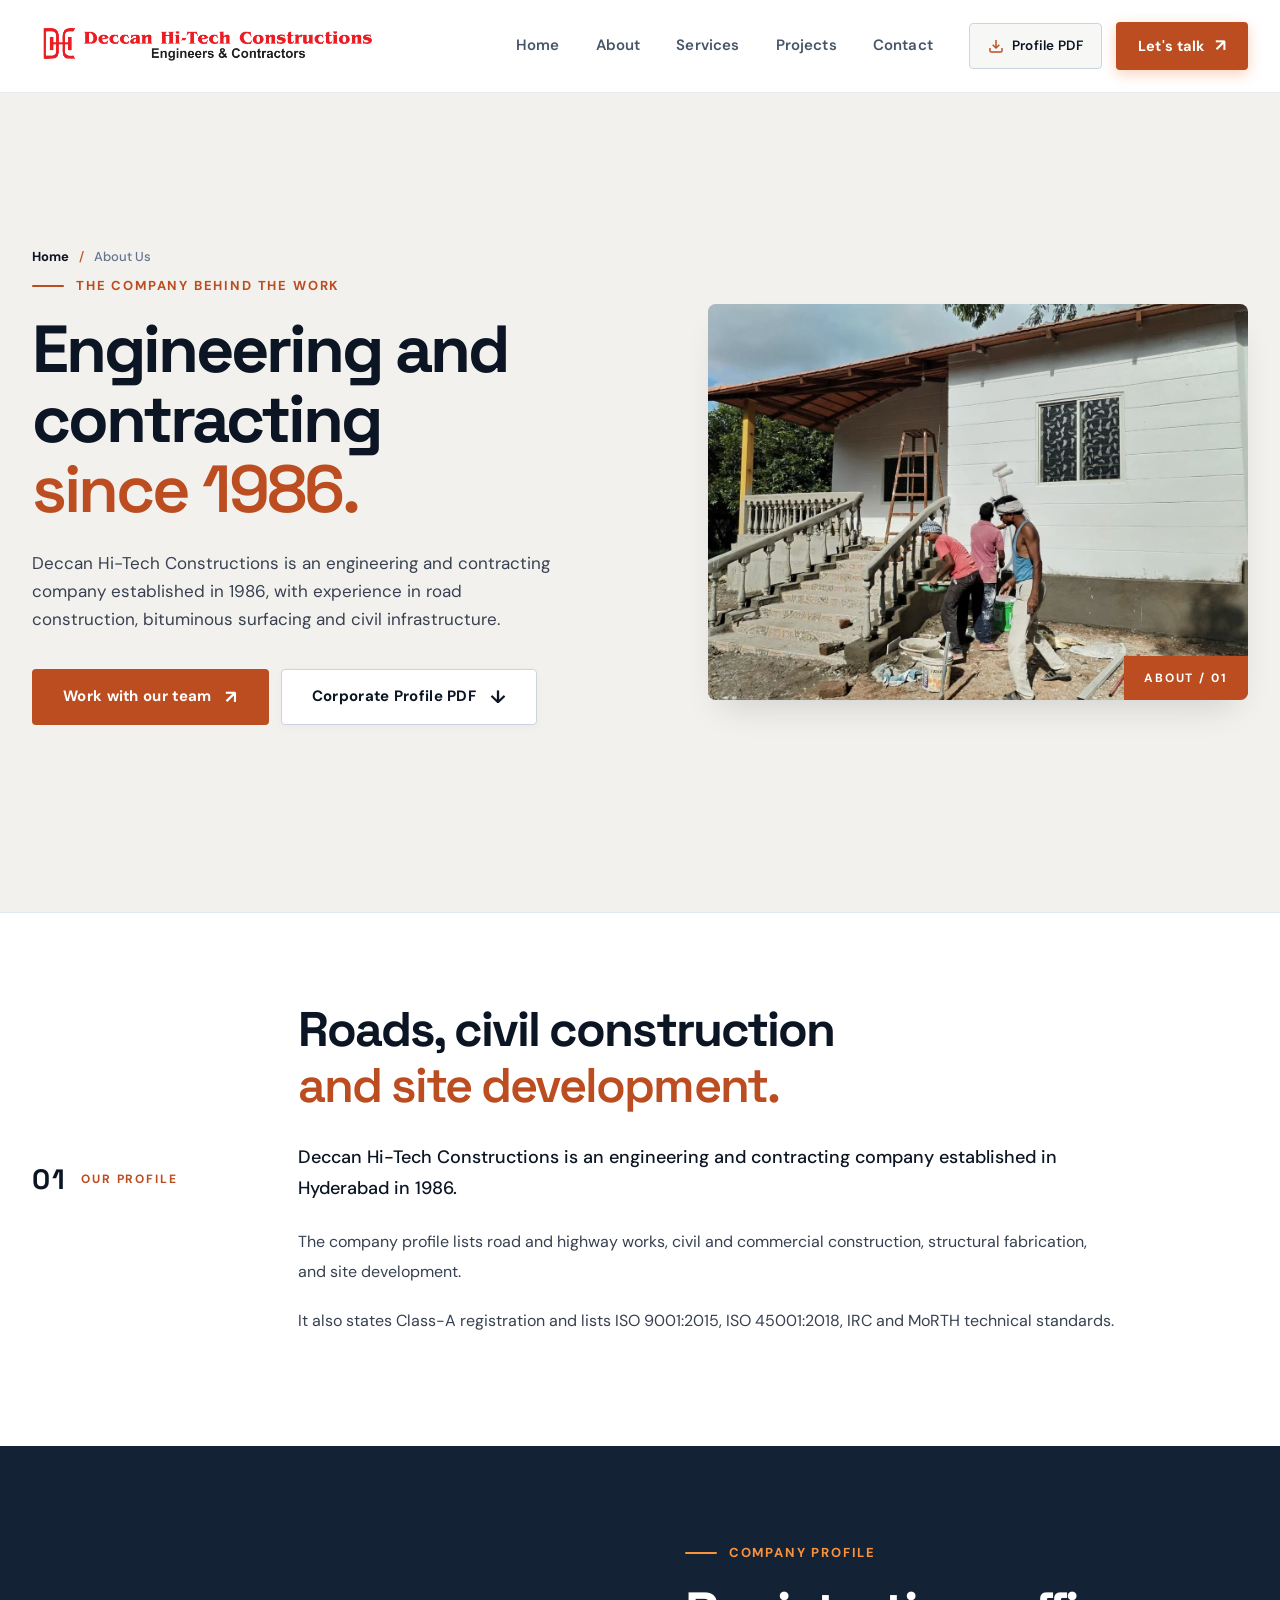
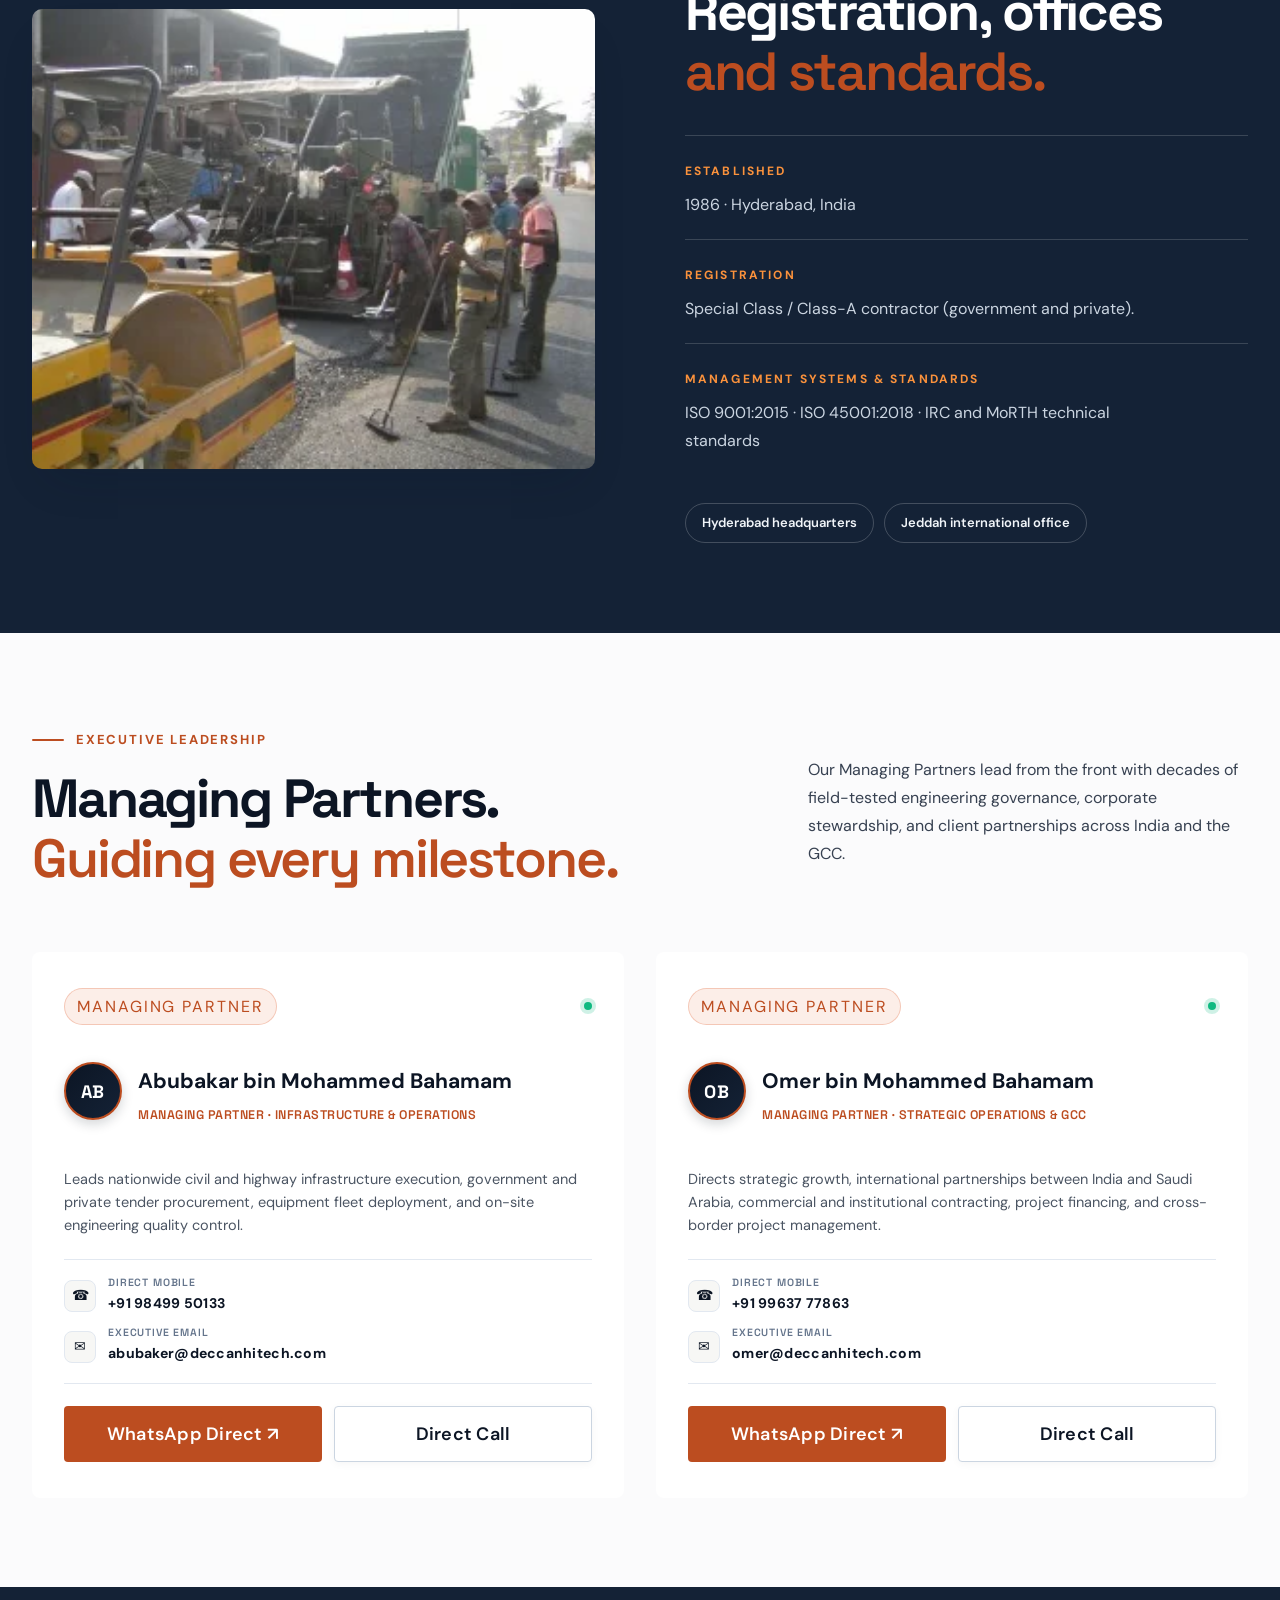
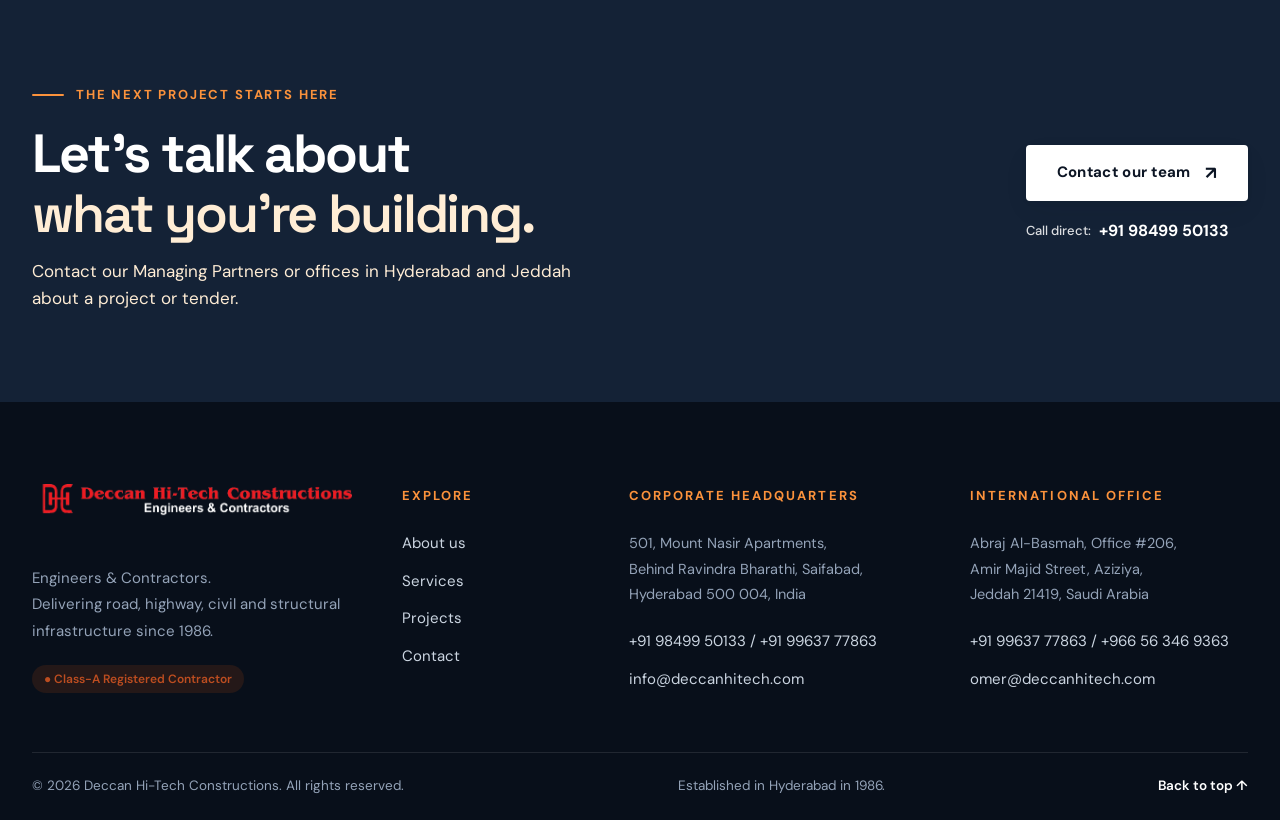
<file: about.html>
<!doctype html>
<html lang="en">
<head>
  <meta charset="utf-8">
  <meta name="viewport" content="width=device-width, initial-scale=1">
  <meta name="theme-color" content="#0c1524">
  <meta name="description" content="Learn about Deccan Hi-Tech Constructions, engineers and contractors working in roads, highways, civil and structural construction since 1986.">
  <title>About Us | Deccan Hi-Tech Constructions</title>
  <link rel="preconnect" href="https://fonts.googleapis.com">
  <link rel="preconnect" href="https://fonts.gstatic.com" crossorigin>
  <link href="https://fonts.googleapis.com/css2?family=DM+Sans:ital,wght@0,400;0,500;0,600;0,700;1,400&family=Space+Grotesk:wght@500;600;700&display=swap" rel="stylesheet">
  <link rel="stylesheet" href="assets/css/style.css">
  <link rel="icon" type="image/svg+xml" href="assets/images/dht-emblem.svg">
  <link rel="icon" type="image/png" sizes="32x32" href="assets/images/favicon-32x32.png">
  <link rel="icon" type="image/png" sizes="16x16" href="assets/images/favicon-16x16.png">
  <link rel="shortcut icon" href="favicon.ico">
  <link rel="apple-touch-icon" href="assets/images/apple-touch-icon.png">
  <script defer src="assets/js/site.js"></script>
</head>
<body id="top">
  <!-- Primary Header (Clean & Modern - No dark topline) -->
  <header class="site-header">
    <div class="wrap nav-wrap">
      <a class="brand" href="index.html" aria-label="Deccan Hi-Tech Constructions home">
        <img class="brand-logo-img" src="assets/images/dht-brand-horizontal@2x.png" alt="Deccan Hi-Tech Constructions - Engineers & Contractors">
      </a>
      <button class="menu-toggle" aria-expanded="false" aria-controls="primary-nav" aria-label="Open menu">
        <span></span>
        <span></span>
      </button>
      <nav class="primary-nav" id="primary-nav">
        <a href="index.html">Home</a>
        <a href="about.html" class="is-current" aria-current="page">About</a>
        <a href="services.html">Services</a>
        <a href="projects.html">Projects</a>
        <a href="contact.html">Contact</a>
        <div class="nav-cta-group">
          <a class="nav-pdf-btn" href="assets/docs/Deccan-HiTech-Corporate-Profile.pdf" download title="Download Corporate Prequalification Profile">
            <svg viewBox="0 0 24 24" width="16" height="16" fill="none" stroke="currentColor" stroke-width="2.2"><path d="M21 15v4a2 2 0 0 1-2 2H5a2 2 0 0 1-2-2v-4"/><polyline points="7 10 12 15 17 10"/><line x1="12" y1="15" x2="12" y2="3"/></svg>
            <span>Profile PDF</span>
          </a>
          <a class="nav-cta" href="contact.html">Let's talk <span>↗</span></a>
        </div>
      </nav>
    </div>
  </header>

  <main>
    <!-- Page Hero -->
    <section class="page-hero">
      <div class="wrap page-hero-grid">
        <div class="reveal">
          <div class="breadcrumb">
            <a href="index.html">Home</a>
            <span>/</span>
            <span>About Us</span>
          </div>
          <p class="eyebrow"><span class="eyebrow-line"></span> The company behind the work</p>
          <h1>Engineering and contracting<br><em>since 1986.</em></h1>
          <p class="page-lede">Deccan Hi-Tech Constructions is an engineering and contracting company established in 1986, with experience in road construction, bituminous surfacing and civil infrastructure.</p>
          <div class="hero-actions">
            <a class="button button-primary" href="contact.html">Work with our team <span>↗</span></a>
            <a class="button button-ghost" href="assets/docs/Deccan-HiTech-Corporate-Profile.pdf" download>Corporate Profile PDF <span>↓</span></a>
          </div>
        </div>
        <div class="page-hero-image reveal">
          <img src="assets/images/construction-house.webp" alt="Workers carrying out building finishing work">
          <span class="image-index">ABOUT / 01</span>
        </div>
      </div>
    </section>

    <!-- Profile Intro Section -->
    <section class="section about-intro">
      <div class="wrap about-intro-grid">
        <div class="about-side-label reveal">
          <span>01</span>
          <span>OUR PROFILE</span>
        </div>
        <div class="about-main-copy reveal">
          <h2>Roads, civil construction<br><em>and site development.</em></h2>
          <p class="big-copy">Deccan Hi-Tech Constructions is an engineering and contracting company established in Hyderabad in 1986.</p>
          <p>The company profile lists road and highway works, civil and commercial construction, structural fabrication, and site development.</p>
          <p>It also states Class-A registration and lists ISO 9001:2015, ISO 45001:2018, IRC and MoRTH technical standards.</p>
        </div>
      </div>
    </section>

    <!-- Company profile facts -->
    <section class="section vision-section">
      <div class="wrap vision-grid">
        <div class="vision-image reveal">
          <img src="assets/images/road-work-team.webp" alt="Road surfacing crew working at a construction site">
        </div>
        <div class="vision-copy reveal">
          <p class="eyebrow eyebrow-light"><span class="eyebrow-line"></span> Company profile</p>
          <h2>Registration, offices<br><em>and standards.</em></h2>
          <div class="vision-statement">
            <small>ESTABLISHED</small>
            <p>1986 · Hyderabad, India</p>
          </div>
          <div class="vision-statement">
            <small>REGISTRATION</small>
            <p>Special Class / Class-A contractor (government and private).</p>
          </div>
          <div class="vision-statement">
            <small>MANAGEMENT SYSTEMS &amp; STANDARDS</small>
            <p>ISO 9001:2015 · ISO 45001:2018 · IRC and MoRTH technical standards</p>
          </div>
          <div class="value-tags">
            <span>Hyderabad headquarters</span>
            <span>Jeddah international office</span>
          </div>
        </div>
      </div>
    </section>

    <!-- Executive Leadership / Managing Partners Section -->
    <section class="section leadership-section" id="leadership">
      <div class="wrap">
        <div class="section-heading reveal">
          <div>
            <p class="eyebrow"><span class="eyebrow-line"></span> Executive Leadership</p>
            <h2>Managing Partners.<br><em>Guiding every milestone.</em></h2>
          </div>
          <div class="heading-aside">
            <p>Our Managing Partners lead from the front with decades of field-tested engineering governance, corporate stewardship, and client partnerships across India and the GCC.</p>
          </div>
        </div>

        <div class="leadership-grid">
          <!-- Leader 01: Abubakar bin Mohammed Bahamam -->
          <article class="leadership-card reveal">
            <div class="leadership-top">
              <span class="leadership-badge">MANAGING PARTNER</span>
              <span class="leadership-dot" title="Active Partner"></span>
            </div>
            <div class="leadership-profile">
              <div class="leadership-avatar">
                <span>AB</span>
              </div>
              <div class="leadership-names">
                <h3>Abubakar bin Mohammed Bahamam</h3>
                <p class="leadership-role">Managing Partner · Infrastructure &amp; Operations</p>
              </div>
            </div>
            <p class="leadership-bio">Leads nationwide civil and highway infrastructure execution, government and private tender procurement, equipment fleet deployment, and on-site engineering quality control.</p>
            <div class="leadership-contacts">
              <a class="leadership-contact-item" href="tel:+919849950133">
                <span class="leadership-icon">☎</span>
                <div>
                  <small>Direct Mobile</small>
                  <strong>+91 98499 50133</strong>
                </div>
              </a>
              <a class="leadership-contact-item" href="mailto:abubaker@deccanhitech.com">
                <span class="leadership-icon">✉</span>
                <div>
                  <small>Executive Email</small>
                  <strong>abubaker@deccanhitech.com</strong>
                </div>
              </a>
            </div>
            <div class="leadership-actions">
              <a class="button button-primary leadership-action-btn" href="https://wa.me/919849950133?text=Hello%20Mr.%20Abubakar%20Bahamam,%20I%20would%20like%20to%20discuss%20a%20construction%20project." target="_blank" rel="noopener noreferrer">
                <span>WhatsApp Direct ↗</span>
              </a>
              <a class="button button-ghost leadership-action-btn" href="tel:+919849950133">
                <span>Direct Call</span>
              </a>
            </div>
          </article>

          <!-- Leader 02: Omer bin Mohammed Bahamam -->
          <article class="leadership-card reveal">
            <div class="leadership-top">
              <span class="leadership-badge">MANAGING PARTNER</span>
              <span class="leadership-dot" title="Active Partner"></span>
            </div>
            <div class="leadership-profile">
              <div class="leadership-avatar">
                <span>OB</span>
              </div>
              <div class="leadership-names">
                <h3>Omer bin Mohammed Bahamam</h3>
                <p class="leadership-role">Managing Partner · Strategic Operations &amp; GCC</p>
              </div>
            </div>
            <p class="leadership-bio">Directs strategic growth, international partnerships between India and Saudi Arabia, commercial and institutional contracting, project financing, and cross-border project management.</p>
            <div class="leadership-contacts">
              <a class="leadership-contact-item" href="tel:+919963777863">
                <span class="leadership-icon">☎</span>
                <div>
                  <small>Direct Mobile</small>
                  <strong>+91 99637 77863</strong>
                </div>
              </a>
              <a class="leadership-contact-item" href="mailto:omer@deccanhitech.com">
                <span class="leadership-icon">✉</span>
                <div>
                  <small>Executive Email</small>
                  <strong>omer@deccanhitech.com</strong>
                </div>
              </a>
            </div>
            <div class="leadership-actions">
              <a class="button button-primary leadership-action-btn" href="https://wa.me/919963777863?text=Hello%20Mr.%20Omer%20Bahamam,%20I%20would%20like%20to%20discuss%20a%20project%20partnership." target="_blank" rel="noopener noreferrer">
                <span>WhatsApp Direct ↗</span>
              </a>
              <a class="button button-ghost leadership-action-btn" href="tel:+919963777863">
                <span>Direct Call</span>
              </a>
            </div>
          </article>
        </div>
      </div>
    </section>

    <!-- CTA Section -->
    <section class="cta-section">
      <div class="wrap cta-inner">
        <div>
          <p class="eyebrow eyebrow-light"><span class="eyebrow-line"></span> The next project starts here</p>
          <h2>Let's talk about<br><em>what you're building.</em></h2>
          <p class="cta-sub">Contact our Managing Partners or offices in Hyderabad and Jeddah about a project or tender.</p>
        </div>
        <div class="cta-actions">
          <a class="button button-light" href="contact.html">Contact our team <span>↗</span></a>
          <a class="cta-phone-link" href="tel:+919849950133"><span>Call direct:</span> +91 98499 50133</a>
        </div>
        <div class="cta-grid-mark"></div>
      </div>
    </section>
  </main>

  <!-- Site Footer -->
  <footer class="site-footer">
    <div class="wrap footer-main">
      <div class="footer-brand">
        <a class="brand" href="index.html">
          <img class="footer-logo-img" src="assets/images/dht-brand-horizontal-dark.png" alt="Deccan Hi-Tech Constructions">
        </a>
        <p>Engineers &amp; Contractors.<br>Delivering road, highway, civil and structural infrastructure since 1986.</p>
        <div class="footer-badge">
          <span>● Class-A Registered Contractor</span>
        </div>
      </div>
      <div class="footer-col">
        <h3>Explore</h3>
        <a href="about.html">About us</a>
        <a href="services.html">Services</a>
        <a href="projects.html">Projects</a>
        <a href="contact.html">Contact</a>
      </div>
      <div class="footer-col footer-contact">
        <h3>Corporate Headquarters</h3>
        <p>501, Mount Nasir Apartments,<br>Behind Ravindra Bharathi, Saifabad,<br>Hyderabad 500 004, India</p>
        <a href="tel:+919849950133">+91 98499 50133 / +91 99637 77863</a>
        <a href="mailto:info@deccanhitech.com">info@deccanhitech.com</a>
      </div>
      <div class="footer-col footer-contact">
        <h3>International Office</h3>
        <p>Abraj Al-Basmah, Office #206,<br>Amir Majid Street, Aziziya,<br>Jeddah 21419, Saudi Arabia</p>
        <a href="tel:+919963777863">+91 99637 77863 / +966 56 346 9363</a>
        <a href="mailto:omer@deccanhitech.com">omer@deccanhitech.com</a>
      </div>
    </div>
    <div class="wrap footer-bottom">
      <span>© <span data-year>2026</span> Deccan Hi-Tech Constructions. All rights reserved.</span>
      <span>Established in Hyderabad in 1986.</span>
      <a href="#top" class="back-top">Back to top ↑</a>
    </div>
  </footer>
</body>
</html>
</file>
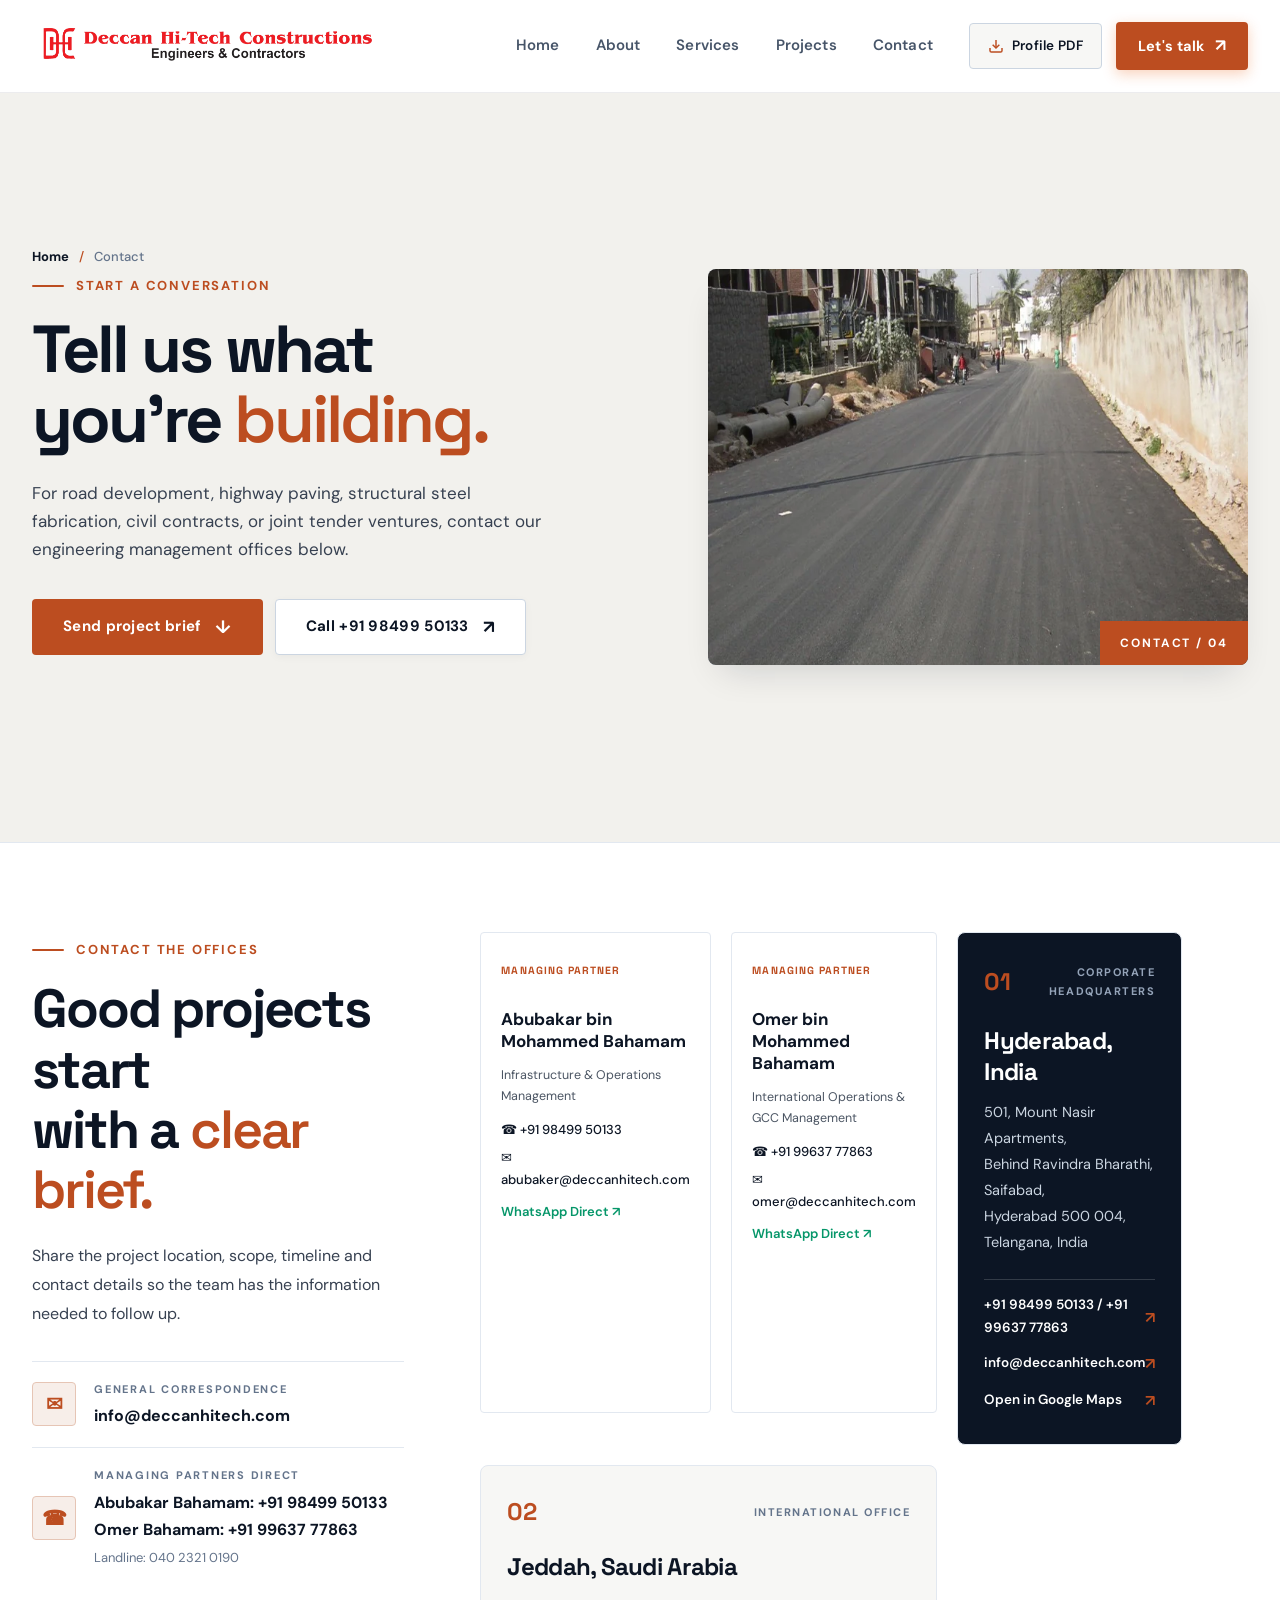
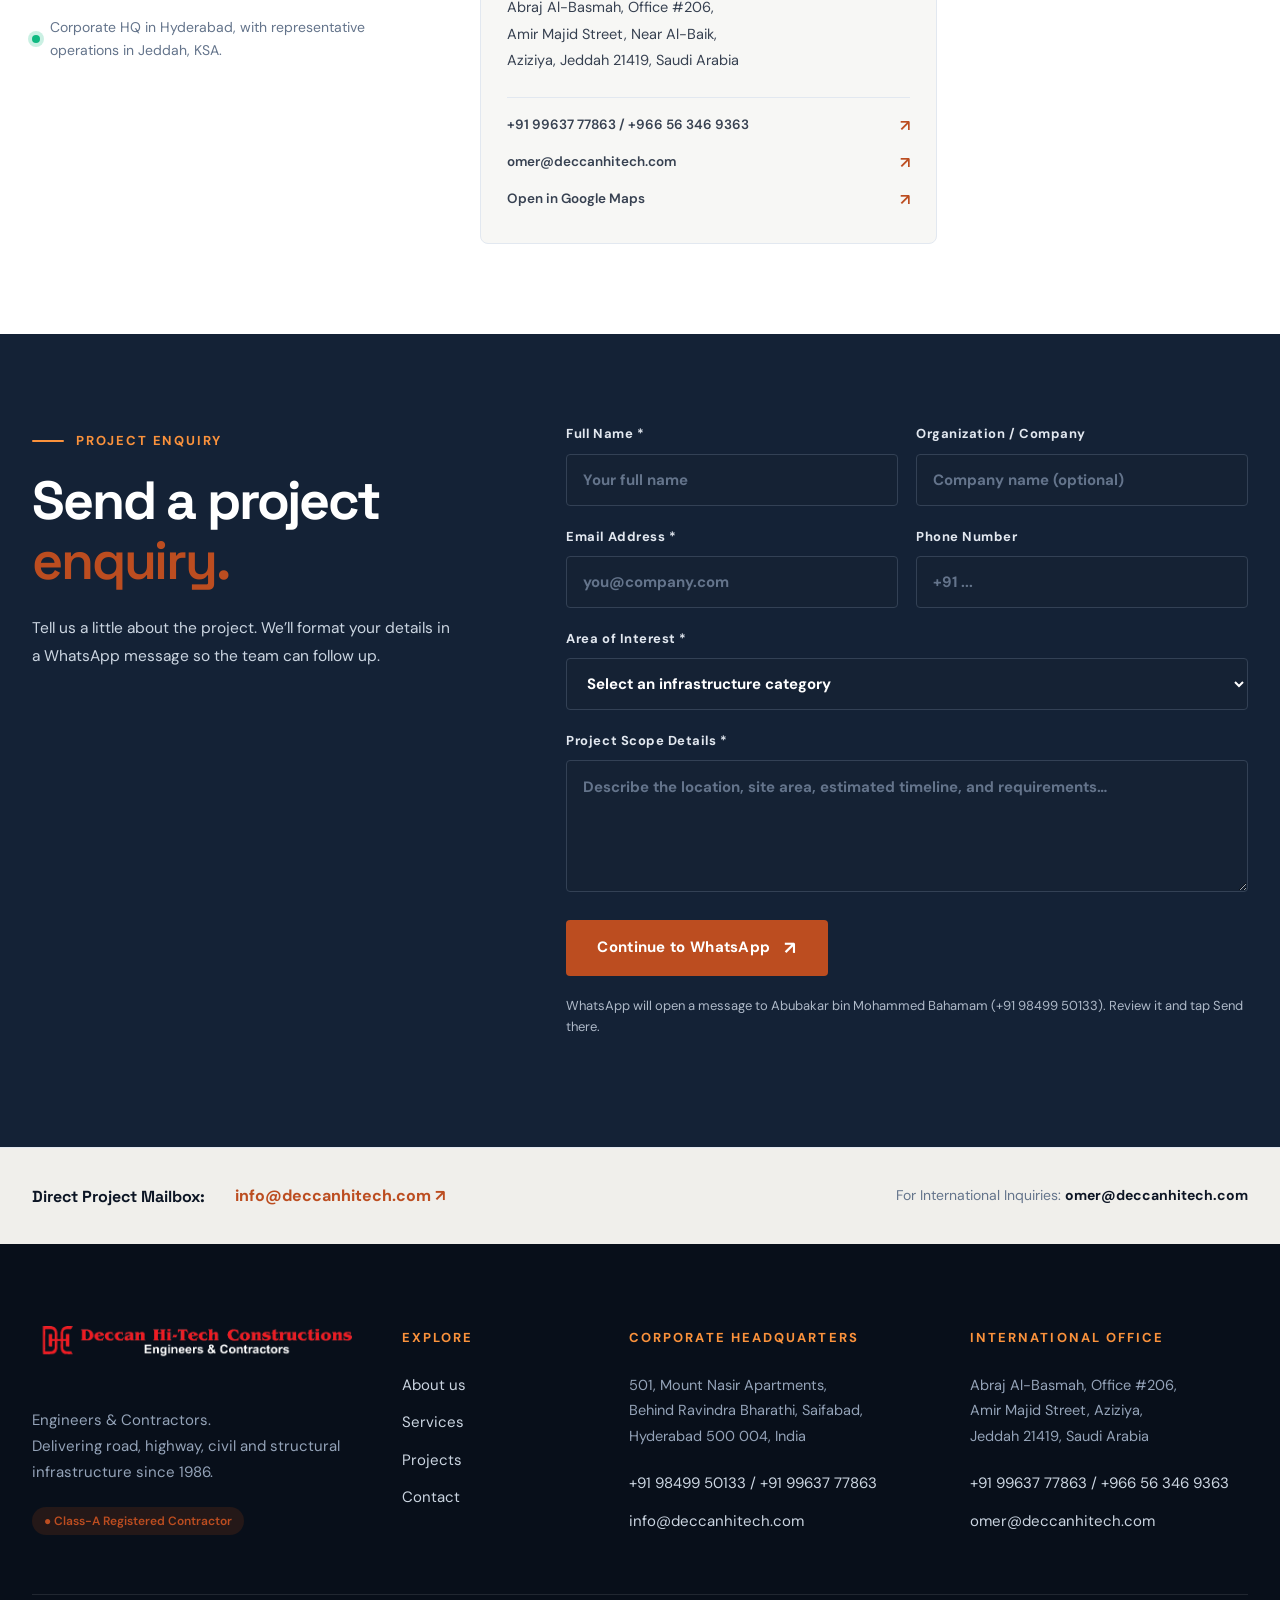
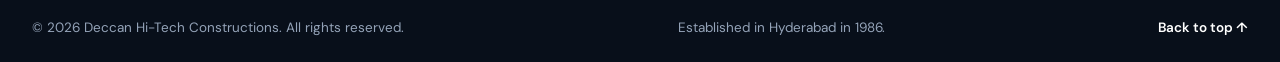
<file: contact.html>
<!doctype html>
<html lang="en">
<head>
  <meta charset="utf-8">
  <meta name="viewport" content="width=device-width, initial-scale=1">
  <meta name="theme-color" content="#0c1524">
  <meta name="description" content="Contact Deccan Hi-Tech Constructions in Hyderabad or Jeddah to discuss road construction, civil works or structural projects.">
  <title>Contact | Deccan Hi-Tech Constructions</title>
  <link rel="preconnect" href="https://fonts.googleapis.com">
  <link rel="preconnect" href="https://fonts.gstatic.com" crossorigin>
  <link href="https://fonts.googleapis.com/css2?family=DM+Sans:ital,wght@0,400;0,500;0,600;0,700;1,400&family=Space+Grotesk:wght@500;600;700&display=swap" rel="stylesheet">
  <link rel="stylesheet" href="assets/css/style.css">
  <link rel="icon" type="image/svg+xml" href="assets/images/dht-emblem.svg">
  <link rel="icon" type="image/png" sizes="32x32" href="assets/images/favicon-32x32.png">
  <link rel="icon" type="image/png" sizes="16x16" href="assets/images/favicon-16x16.png">
  <link rel="shortcut icon" href="favicon.ico">
  <link rel="apple-touch-icon" href="assets/images/apple-touch-icon.png">
  <script defer src="assets/js/site.js"></script>
</head>
<body id="top">
  <!-- Primary Header -->
  <header class="site-header">
    <div class="wrap nav-wrap">
      <a class="brand" href="index.html" aria-label="Deccan Hi-Tech Constructions home">
        <img class="brand-logo-img" src="assets/images/dht-brand-horizontal@2x.png" alt="Deccan Hi-Tech Constructions - Engineers & Contractors">
      </a>
      <button class="menu-toggle" aria-expanded="false" aria-controls="primary-nav" aria-label="Open menu">
        <span></span>
        <span></span>
      </button>
      <nav class="primary-nav" id="primary-nav">
        <a href="index.html">Home</a>
        <a href="about.html">About</a>
        <a href="services.html">Services</a>
        <a href="projects.html">Projects</a>
        <a href="contact.html" class="is-current" aria-current="page">Contact</a>
        <div class="nav-cta-group">
          <a class="nav-pdf-btn" href="assets/docs/Deccan-HiTech-Corporate-Profile.pdf" download title="Download Corporate Prequalification Profile">
            <svg viewBox="0 0 24 24" width="16" height="16" fill="none" stroke="currentColor" stroke-width="2.2"><path d="M21 15v4a2 2 0 0 1-2 2H5a2 2 0 0 1-2-2v-4"/><polyline points="7 10 12 15 17 10"/><line x1="12" y1="15" x2="12" y2="3"/></svg>
            <span>Profile PDF</span>
          </a>
          <a class="nav-cta" href="contact.html">Let's talk <span>↗</span></a>
        </div>
      </nav>
    </div>
  </header>

  <main>
    <!-- Page Hero -->
    <section class="page-hero contact-page-hero">
      <div class="wrap page-hero-grid">
        <div class="reveal">
          <div class="breadcrumb">
            <a href="index.html">Home</a>
            <span>/</span>
            <span>Contact</span>
          </div>
          <p class="eyebrow"><span class="eyebrow-line"></span> Start a conversation</p>
          <h1>Tell us what<br>you’re <em>building.</em></h1>
          <p class="page-lede">For road development, highway paving, structural steel fabrication, civil contracts, or joint tender ventures, contact our engineering management offices below.</p>
          <div class="hero-actions">
            <a class="button button-primary" href="#enquiry-form">Send project brief <span>↓</span></a>
            <a class="button button-ghost" href="tel:+919849950133">Call +91 98499 50133 <span>↗</span></a>
          </div>
        </div>
        <div class="page-hero-image contact-hero-image reveal">
          <img src="assets/images/road-site.webp" alt="Road and civil infrastructure project site">
          <span class="image-index">CONTACT / 04</span>
        </div>
      </div>
    </section>

    <!-- Main Contact & Office Section -->
    <section class="section contact-main-section">
      <div class="wrap contact-grid">
        <div class="contact-side reveal">
          <p class="eyebrow"><span class="eyebrow-line"></span> Contact the offices</p>
          <h2>Good projects start<br>with a <em>clear brief.</em></h2>
          <p>Share the project location, scope, timeline and contact details so the team has the information needed to follow up.</p>
          
          <div class="contact-direct">
            <span class="contact-symbol">✉</span>
            <div>
              <small>GENERAL CORRESPONDENCE</small>
              <a href="mailto:info@deccanhitech.com">info@deccanhitech.com</a>
            </div>
          </div>

          <div class="contact-direct">
            <span class="contact-symbol">☎</span>
            <div>
              <small>MANAGING PARTNERS DIRECT</small>
              <a href="tel:+919849950133">Abubakar Bahamam: +91 98499 50133</a>
              <a href="tel:+919963777863">Omer Bahamam: +91 99637 77863</a>
              <span class="contact-muted">Landline: 040 2321 0190</span>
            </div>
          </div>

          <div class="contact-social-note">
            <span class="status-dot"></span>
            <span>Corporate HQ in Hyderabad, with representative operations in Jeddah, KSA.</span>
          </div>
        </div>

        <!-- Managing Partners & Office Cards -->
        <div class="contact-offices reveal">
          <!-- Executive Leadership Direct Contacts -->
          <div class="contact-leadership-grid">
            <div class="contact-leader-card">
              <span class="contact-leader-badge">MANAGING PARTNER</span>
              <h4>Abubakar bin Mohammed Bahamam</h4>
              <p>Infrastructure &amp; Operations Management</p>
              <div class="contact-leader-links">
                <a href="tel:+919849950133">☎ +91 98499 50133</a>
                <a href="mailto:abubaker@deccanhitech.com">✉ abubaker@deccanhitech.com</a>
                <a href="https://wa.me/919849950133?text=Hello%20Mr.%20Abubakar%20Bahamam,%20I%20would%20like%20to%20discuss%20a%20construction%20project." target="_blank" rel="noopener" class="contact-leader-wa">WhatsApp Direct ↗</a>
              </div>
            </div>
            <div class="contact-leader-card">
              <span class="contact-leader-badge">MANAGING PARTNER</span>
              <h4>Omer bin Mohammed Bahamam</h4>
              <p>International Operations &amp; GCC Management</p>
              <div class="contact-leader-links">
                <a href="tel:+919963777863">☎ +91 99637 77863</a>
                <a href="mailto:omer@deccanhitech.com">✉ omer@deccanhitech.com</a>
                <a href="https://wa.me/919963777863?text=Hello%20Mr.%20Omer%20Bahamam,%20I%20would%20like%20to%20discuss%20a%20project%20partnership." target="_blank" rel="noopener" class="contact-leader-wa">WhatsApp Direct ↗</a>
              </div>
            </div>
          </div>

          <article class="office-card office-card-primary">
            <div class="office-card-top">
              <span class="office-number">01</span>
              <span class="office-label">CORPORATE HEADQUARTERS</span>
            </div>
            <h3>Hyderabad, India</h3>
            <p>501, Mount Nasir Apartments,<br>Behind Ravindra Bharathi, Saifabad,<br>Hyderabad 500 004, Telangana, India</p>
            <div class="office-links">
              <a href="tel:+919849950133">+91 98499 50133 / +91 99637 77863 <span>↗</span></a>
              <a href="mailto:info@deccanhitech.com">info@deccanhitech.com <span>↗</span></a>
              <a href="https://www.google.com/maps/search/?api=1&query=Mount+Nasir+Apartments+Saifabad+Hyderabad" target="_blank" rel="noopener">Open in Google Maps <span>↗</span></a>
            </div>
          </article>

          <article class="office-card">
            <div class="office-card-top">
              <span class="office-number">02</span>
              <span class="office-label">INTERNATIONAL OFFICE</span>
            </div>
            <h3>Jeddah, Saudi Arabia</h3>
            <p>Abraj Al-Basmah, Office #206,<br>Amir Majid Street, Near Al-Baik,<br>Aziziya, Jeddah 21419, Saudi Arabia</p>
            <div class="office-links">
              <a href="tel:+919963777863">+91 99637 77863 / +966 56 346 9363 <span>↗</span></a>
              <a href="mailto:omer@deccanhitech.com">omer@deccanhitech.com <span>↗</span></a>
              <a href="https://www.google.com/maps/search/?api=1&query=Abraj+Al-Basmah+Aziziya+Jeddah" target="_blank" rel="noopener">Open in Google Maps <span>↗</span></a>
            </div>
          </article>
        </div>
      </div>
    </section>

    <!-- Project Enquiry Form Section (Dark Theme) -->
    <section class="section enquiry-section">
      <div class="wrap enquiry-grid">
        <div class="enquiry-heading reveal">
          <p class="eyebrow eyebrow-light"><span class="eyebrow-line"></span> Project enquiry</p>
          <h2>Send a project<br><em>enquiry.</em></h2>
          <p>Tell us a little about the project. We’ll format your details in a WhatsApp message so the team can follow up.</p>
        </div>
        <form class="enquiry-form reveal" id="enquiry-form" aria-describedby="form-note form-feedback">
          <div class="form-row">
            <label>
              Full Name *
              <input name="name" type="text" autocomplete="name" maxlength="120" placeholder="Your full name" required>
            </label>
            <label>
              Organization / Company
              <input name="company" type="text" autocomplete="organization" maxlength="160" placeholder="Company name (optional)">
            </label>
          </div>
          <div class="form-row">
            <label>
              Email Address *
              <input name="email" type="email" autocomplete="email" maxlength="254" placeholder="you@company.com" required>
            </label>
            <label>
              Phone Number
              <input name="phone" type="tel" autocomplete="tel" maxlength="32" placeholder="+91 ...">
            </label>
          </div>
          <label>
            Area of Interest *
            <select name="service" required>
              <option value="" disabled selected>Select an infrastructure category</option>
              <option>Roads &amp; Highway Construction</option>
              <option>Bituminous Surfacing &amp; Re-Carpeting</option>
              <option>Civil &amp; Commercial Building Works</option>
              <option>Structural Steel &amp; Industrial Sheds</option>
              <option>Site Preparation &amp; Heavy Earthwork</option>
              <option>Tenders &amp; General Contracting</option>
            </select>
          </label>
          <label>
            Project Scope Details *
            <textarea name="message" rows="4" maxlength="3000" placeholder="Describe the location, site area, estimated timeline, and requirements…" required></textarea>
          </label>
          <button class="button button-primary form-submit" type="submit">Continue to WhatsApp <span>↗</span></button>
          <p class="form-note" id="form-note">WhatsApp will open a message to Abubakar bin Mohammed Bahamam (+91 98499 50133). Review it and tap Send there.</p>
          <p class="form-feedback" id="form-feedback" role="status" aria-live="polite"></p>
        </form>
      </div>
    </section>

    <!-- Quick Email Strip -->
    <section class="contact-bottom">
      <div class="wrap contact-bottom-inner">
        <p>Direct Project Mailbox:</p>
        <a href="mailto:info@deccanhitech.com">info@deccanhitech.com <span>↗</span></a>
        <span>For International Inquiries: <a href="mailto:omer@deccanhitech.com">omer@deccanhitech.com</a></span>
      </div>
    </section>
  </main>

  <!-- Site Footer -->
  <footer class="site-footer">
    <div class="wrap footer-main">
      <div class="footer-brand">
        <a class="brand" href="index.html">
          <img class="footer-logo-img" src="assets/images/dht-brand-horizontal-dark.png" alt="Deccan Hi-Tech Constructions">
        </a>
        <p>Engineers &amp; Contractors.<br>Delivering road, highway, civil and structural infrastructure since 1986.</p>
        <div class="footer-badge">
          <span>● Class-A Registered Contractor</span>
        </div>
      </div>
      <div class="footer-col">
        <h3>Explore</h3>
        <a href="about.html">About us</a>
        <a href="services.html">Services</a>
        <a href="projects.html">Projects</a>
        <a href="contact.html">Contact</a>
      </div>
      <div class="footer-col footer-contact">
        <h3>Corporate Headquarters</h3>
        <p>501, Mount Nasir Apartments,<br>Behind Ravindra Bharathi, Saifabad,<br>Hyderabad 500 004, India</p>
        <a href="tel:+919849950133">+91 98499 50133 / +91 99637 77863</a>
        <a href="mailto:info@deccanhitech.com">info@deccanhitech.com</a>
      </div>
      <div class="footer-col footer-contact">
        <h3>International Office</h3>
        <p>Abraj Al-Basmah, Office #206,<br>Amir Majid Street, Aziziya,<br>Jeddah 21419, Saudi Arabia</p>
        <a href="tel:+919963777863">+91 99637 77863 / +966 56 346 9363</a>
        <a href="mailto:omer@deccanhitech.com">omer@deccanhitech.com</a>
      </div>
    </div>
    <div class="wrap footer-bottom">
      <span>© <span data-year>2026</span> Deccan Hi-Tech Constructions. All rights reserved.</span>
      <span>Established in Hyderabad in 1986.</span>
      <a href="#top" class="back-top">Back to top ↑</a>
    </div>
  </footer>
</body>
</html>
</file>
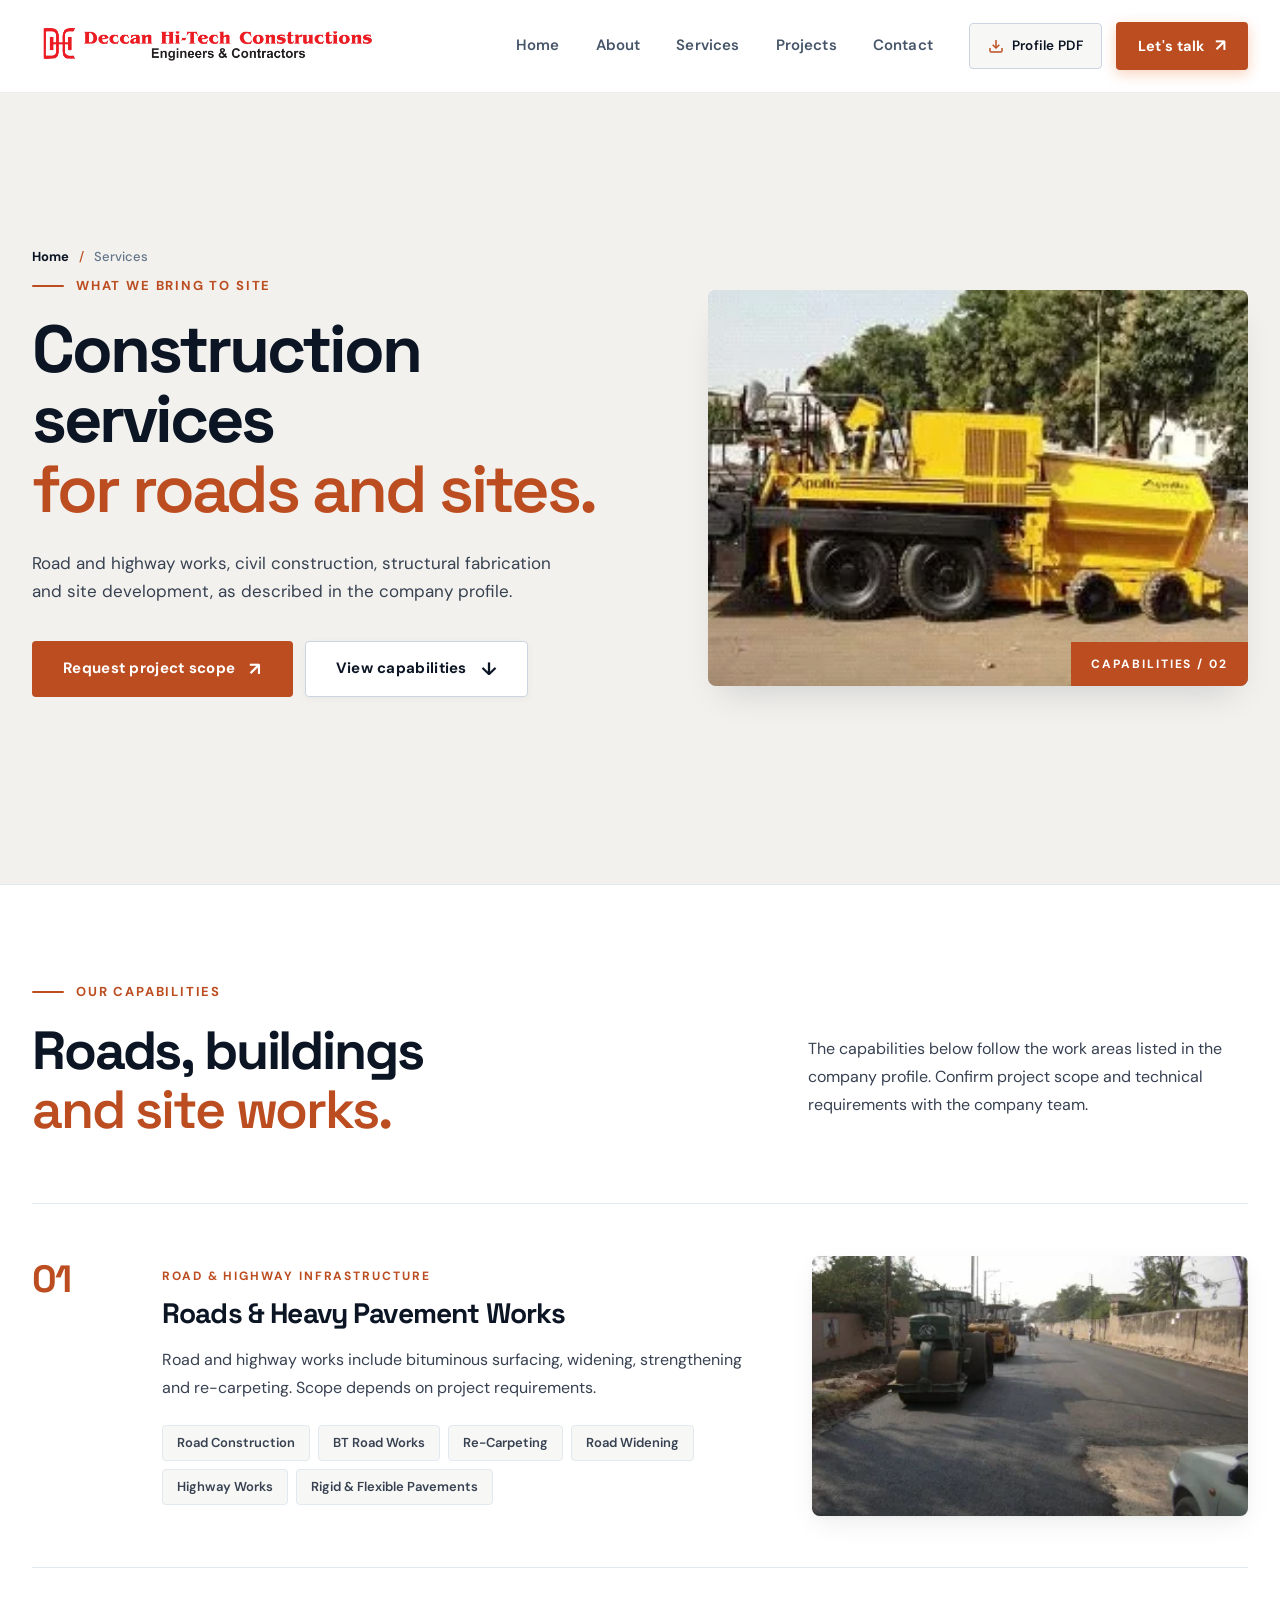
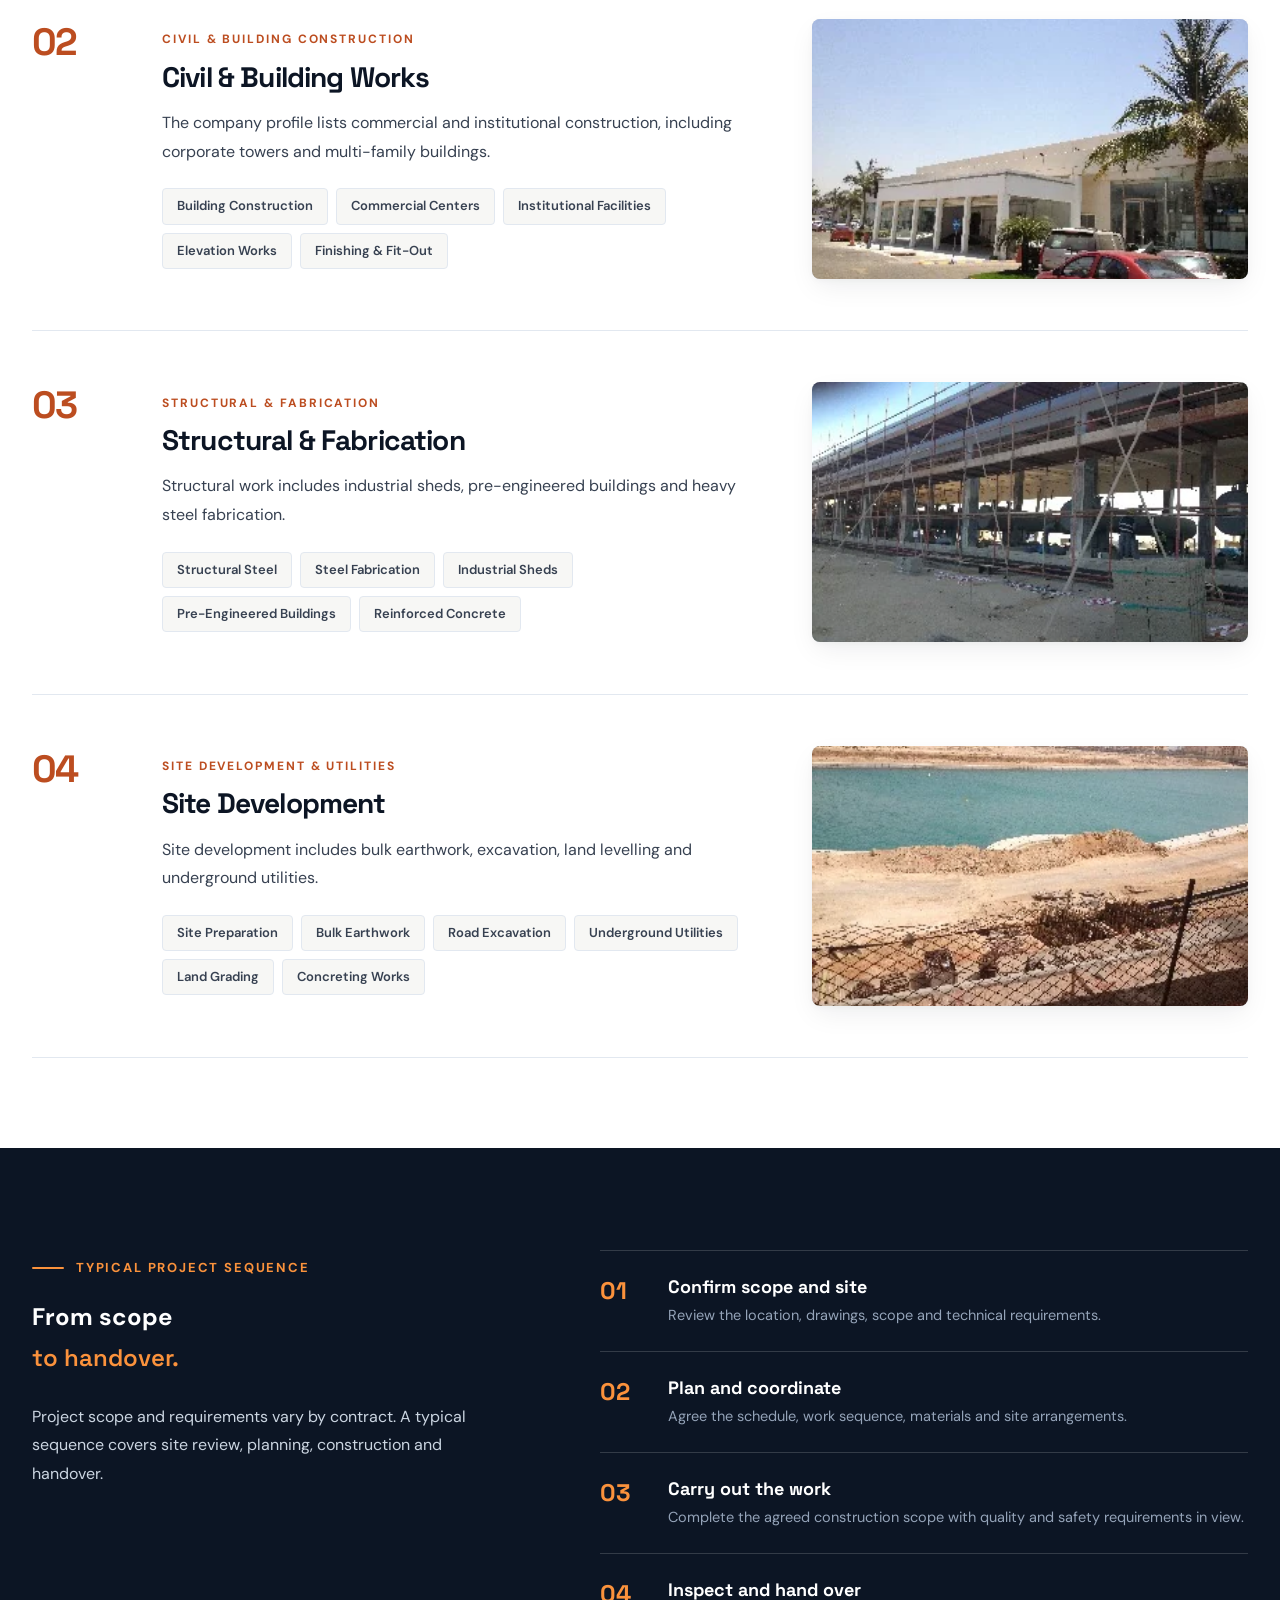
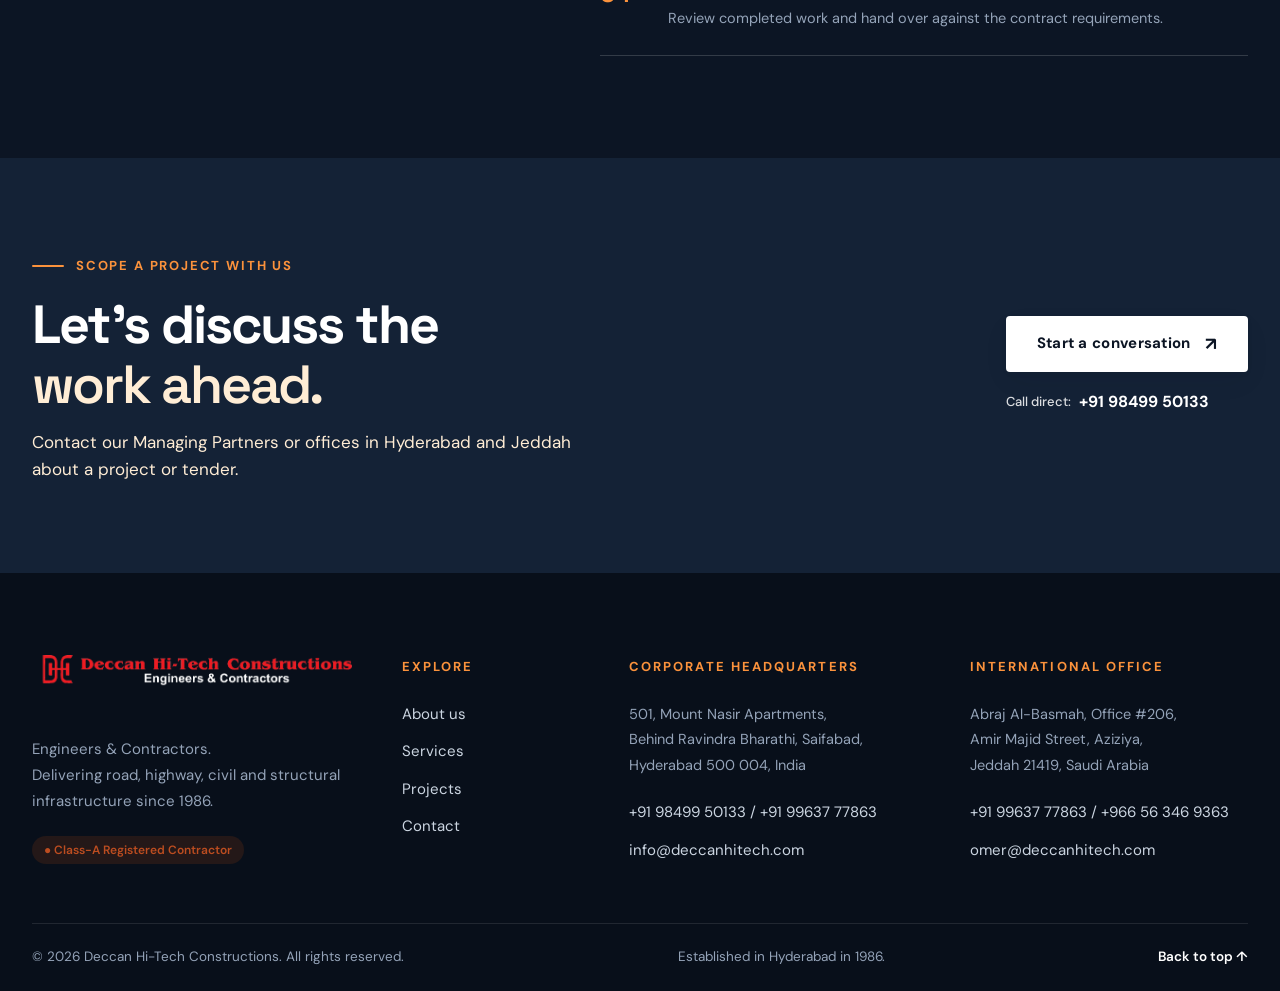
<file: services.html>
<!doctype html>
<html lang="en">
<head>
  <meta charset="utf-8">
  <meta name="viewport" content="width=device-width, initial-scale=1">
  <meta name="theme-color" content="#0c1524">
  <meta name="description" content="Road construction, highways, pavement works, civil construction, structural works and site development by Deccan Hi-Tech Constructions.">
  <title>Services | Deccan Hi-Tech Constructions</title>
  <link rel="preconnect" href="https://fonts.googleapis.com">
  <link rel="preconnect" href="https://fonts.gstatic.com" crossorigin>
  <link href="https://fonts.googleapis.com/css2?family=DM+Sans:ital,wght@0,400;0,500;0,600;0,700;1,400&family=Space+Grotesk:wght@500;600;700&display=swap" rel="stylesheet">
  <link rel="stylesheet" href="assets/css/style.css">
  <link rel="icon" type="image/svg+xml" href="assets/images/dht-emblem.svg">
  <link rel="icon" type="image/png" sizes="32x32" href="assets/images/favicon-32x32.png">
  <link rel="icon" type="image/png" sizes="16x16" href="assets/images/favicon-16x16.png">
  <link rel="shortcut icon" href="favicon.ico">
  <link rel="apple-touch-icon" href="assets/images/apple-touch-icon.png">
  <script defer src="assets/js/site.js"></script>
</head>
<body id="top">
  <!-- Primary Header (Clean & Modern - No dark topline) -->
  <header class="site-header">
    <div class="wrap nav-wrap">
      <a class="brand" href="index.html" aria-label="Deccan Hi-Tech Constructions home">
        <img class="brand-logo-img" src="assets/images/dht-brand-horizontal@2x.png" alt="Deccan Hi-Tech Constructions - Engineers & Contractors">
      </a>
      <button class="menu-toggle" aria-expanded="false" aria-controls="primary-nav" aria-label="Open menu">
        <span></span>
        <span></span>
      </button>
      <nav class="primary-nav" id="primary-nav">
        <a href="index.html">Home</a>
        <a href="about.html">About</a>
        <a href="services.html" class="is-current" aria-current="page">Services</a>
        <a href="projects.html">Projects</a>
        <a href="contact.html">Contact</a>
        <div class="nav-cta-group">
          <a class="nav-pdf-btn" href="assets/docs/Deccan-HiTech-Corporate-Profile.pdf" download title="Download Corporate Prequalification Profile">
            <svg viewBox="0 0 24 24" width="16" height="16" fill="none" stroke="currentColor" stroke-width="2.2"><path d="M21 15v4a2 2 0 0 1-2 2H5a2 2 0 0 1-2-2v-4"/><polyline points="7 10 12 15 17 10"/><line x1="12" y1="15" x2="12" y2="3"/></svg>
            <span>Profile PDF</span>
          </a>
          <a class="nav-cta" href="contact.html">Let's talk <span>↗</span></a>
        </div>
      </nav>
    </div>
  </header>

  <main>
    <!-- Page Hero -->
    <section class="page-hero services-page-hero">
      <div class="wrap page-hero-grid">
        <div class="reveal">
          <div class="breadcrumb">
            <a href="index.html">Home</a>
            <span>/</span>
            <span>Services</span>
          </div>
          <p class="eyebrow"><span class="eyebrow-line"></span> What we bring to site</p>
          <h1>Construction services<br><em>for roads and sites.</em></h1>
          <p class="page-lede">Road and highway works, civil construction, structural fabrication and site development, as described in the company profile.</p>
          <div class="hero-actions">
            <a class="button button-primary" href="contact.html">Request project scope <span>↗</span></a>
            <a class="button button-ghost" href="#roads">View capabilities <span>↓</span></a>
          </div>
        </div>
        <div class="page-hero-image reveal">
          <img src="assets/images/asphalt-truck.webp" alt="Heavy road construction asphalt paving equipment">
          <span class="image-index">CAPABILITIES / 02</span>
        </div>
      </div>
    </section>

    <!-- Services List Section -->
    <section class="section services-list-section">
      <div class="wrap">
        <div class="section-heading reveal">
          <div>
            <p class="eyebrow"><span class="eyebrow-line"></span> Our capabilities</p>
            <h2>Roads, buildings<br><em>and site works.</em></h2>
          </div>
          <div class="heading-aside">
            <p>The capabilities below follow the work areas listed in the company profile. Confirm project scope and technical requirements with the company team.</p>
          </div>
        </div>

        <!-- 01 Roads -->
        <article class="service-detail reveal" id="roads">
          <div class="service-detail-number">01</div>
          <div class="service-detail-copy">
            <p class="detail-kicker">ROAD &amp; HIGHWAY INFRASTRUCTURE</p>
            <h3>Roads &amp; Heavy Pavement Works</h3>
            <p>Road and highway works include bituminous surfacing, widening, strengthening and re-carpeting. Scope depends on project requirements.</p>
            <div class="service-tags">
              <span>Road Construction</span>
              <span>BT Road Works</span>
              <span>Re-Carpeting</span>
              <span>Road Widening</span>
              <span>Highway Works</span>
              <span>Rigid &amp; Flexible Pavements</span>
            </div>
          </div>
          <div class="service-detail-image">
            <img src="assets/images/road-roller.webp" alt="Road roller during heavy asphalt compaction">
          </div>
        </article>

        <!-- 02 Civil -->
        <article class="service-detail reveal" id="civil">
          <div class="service-detail-number">02</div>
          <div class="service-detail-copy">
            <p class="detail-kicker">CIVIL &amp; BUILDING CONSTRUCTION</p>
            <h3>Civil &amp; Building Works</h3>
            <p>The company profile lists commercial and institutional construction, including corporate towers and multi-family buildings.</p>
            <div class="service-tags">
              <span>Building Construction</span>
              <span>Commercial Centers</span>
              <span>Institutional Facilities</span>
              <span>Elevation Works</span>
              <span>Finishing &amp; Fit-Out</span>
            </div>
          </div>
          <div class="service-detail-image">
            <img src="assets/images/building-elevation.webp" alt="Multi-level architectural building elevation works">
          </div>
        </article>

        <!-- 03 Structural -->
        <article class="service-detail reveal" id="structural">
          <div class="service-detail-number">03</div>
          <div class="service-detail-copy">
            <p class="detail-kicker">STRUCTURAL &amp; FABRICATION</p>
            <h3>Structural &amp; Fabrication</h3>
            <p>Structural work includes industrial sheds, pre-engineered buildings and heavy steel fabrication.</p>
            <div class="service-tags">
              <span>Structural Steel</span>
              <span>Steel Fabrication</span>
              <span>Industrial Sheds</span>
              <span>Pre-Engineered Buildings</span>
              <span>Reinforced Concrete</span>
            </div>
          </div>
          <div class="service-detail-image">
            <img src="assets/images/steel-structure.webp" alt="Industrial steel frame structure under development">
          </div>
        </article>

        <!-- 04 Site Work -->
        <article class="service-detail reveal" id="site">
          <div class="service-detail-number">04</div>
          <div class="service-detail-copy">
            <p class="detail-kicker">SITE DEVELOPMENT &amp; UTILITIES</p>
            <h3>Site Development</h3>
            <p>Site development includes bulk earthwork, excavation, land levelling and underground utilities.</p>
            <div class="service-tags">
              <span>Site Preparation</span>
              <span>Bulk Earthwork</span>
              <span>Road Excavation</span>
              <span>Underground Utilities</span>
              <span>Land Grading</span>
              <span>Concreting Works</span>
            </div>
          </div>
          <div class="service-detail-image">
            <img src="assets/images/earthworks.webp" alt="Heavy earthworks and land preparation machinery">
          </div>
        </article>
      </div>
    </section>

    <!-- Execution Process Section (Dark Band) -->
    <section class="service-process">
      <div class="wrap process-grid">
        <div class="process-heading reveal">
          <p class="eyebrow eyebrow-light"><span class="eyebrow-line"></span> Typical project sequence</p>
          <h2>From scope<br><em>to handover.</em></h2>
          <p>Project scope and requirements vary by contract. A typical sequence covers site review, planning, construction and handover.</p>
        </div>
        <div class="process-steps">
          <div class="process-step reveal">
            <span>01</span>
            <div>
              <h3>Confirm scope and site</h3>
              <p>Review the location, drawings, scope and technical requirements.</p>
            </div>
          </div>
          <div class="process-step reveal">
            <span>02</span>
            <div>
              <h3>Plan and coordinate</h3>
              <p>Agree the schedule, work sequence, materials and site arrangements.</p>
            </div>
          </div>
          <div class="process-step reveal">
            <span>03</span>
            <div>
              <h3>Carry out the work</h3>
              <p>Complete the agreed construction scope with quality and safety requirements in view.</p>
            </div>
          </div>
          <div class="process-step reveal">
            <span>04</span>
            <div>
              <h3>Inspect and hand over</h3>
              <p>Review completed work and hand over against the contract requirements.</p>
            </div>
          </div>
        </div>
      </div>
    </section>

    <!-- CTA Section -->
    <section class="cta-section">
      <div class="wrap cta-inner">
        <div>
          <p class="eyebrow eyebrow-light"><span class="eyebrow-line"></span> Scope a project with us</p>
          <h2>Let’s discuss the<br><em>work ahead.</em></h2>
          <p class="cta-sub">Contact our Managing Partners or offices in Hyderabad and Jeddah about a project or tender.</p>
        </div>
        <div class="cta-actions">
          <a class="button button-light" href="contact.html">Start a conversation <span>↗</span></a>
          <a class="cta-phone-link" href="tel:+919849950133"><span>Call direct:</span> +91 98499 50133</a>
        </div>
        <div class="cta-grid-mark"></div>
      </div>
    </section>
  </main>

  <!-- Site Footer -->
  <footer class="site-footer">
    <div class="wrap footer-main">
      <div class="footer-brand">
        <a class="brand" href="index.html">
          <img class="footer-logo-img" src="assets/images/dht-brand-horizontal-dark.png" alt="Deccan Hi-Tech Constructions">
        </a>
        <p>Engineers &amp; Contractors.<br>Delivering road, highway, civil and structural infrastructure since 1986.</p>
        <div class="footer-badge">
          <span>● Class-A Registered Contractor</span>
        </div>
      </div>
      <div class="footer-col">
        <h3>Explore</h3>
        <a href="about.html">About us</a>
        <a href="services.html">Services</a>
        <a href="projects.html">Projects</a>
        <a href="contact.html">Contact</a>
      </div>
      <div class="footer-col footer-contact">
        <h3>Corporate Headquarters</h3>
        <p>501, Mount Nasir Apartments,<br>Behind Ravindra Bharathi, Saifabad,<br>Hyderabad 500 004, India</p>
        <a href="tel:+919849950133">+91 98499 50133 / +91 99637 77863</a>
        <a href="mailto:info@deccanhitech.com">info@deccanhitech.com</a>
      </div>
      <div class="footer-col footer-contact">
        <h3>International Office</h3>
        <p>Abraj Al-Basmah, Office #206,<br>Amir Majid Street, Aziziya,<br>Jeddah 21419, Saudi Arabia</p>
        <a href="tel:+9963777863">+91 99637 77863 / +966 56 346 9363</a>
        <a href="mailto:omer@deccanhitech.com">omer@deccanhitech.com</a>
      </div>
    </div>
    <div class="wrap footer-bottom">
      <span>© <span data-year>2026</span> Deccan Hi-Tech Constructions. All rights reserved.</span>
      <span>Established in Hyderabad in 1986.</span>
      <a href="#top" class="back-top">Back to top ↑</a>
    </div>
  </footer>
</body>
</html>
</file>
<file: assets/css/style.css>
/* ==========================================================================
   DECCAN HI-TECH CONSTRUCTIONS - MODERN ARCHITECTURAL STYLESHEET
   Engineers & Contractors · Established 1986
   ========================================================================== */

:root {
  /* Core Industrial Palette */
  --ink: #0c1524;            /* Dominant deep industrial navy */
  --ink-2: #142236;          /* Secondary dark navy */
  --ink-3: #1c2d45;          /* Elevated navy card background */
  --slate: #374151;          /* High-contrast readable body slate */
  --slate-light: #4b5563;    /* Secondary paragraph text */
  --muted: #64748b;          /* Crisp metadata / caption color */
  --muted-light: #94a3b8;    /* Muted text on dark surfaces */
  --paper: #f8fafc;          /* Modern clean backdrop (light architectural gray) */
  --paper-warm: #f4f3ef;     /* Subtle warm backdrop for alternating sections */
  --white: #ffffff;          /* Pure crisp white for cards */
  --line: #e2e8f0;          /* Clean architectural border line */
  --line-strong: #cbd5e1;   /* Defined structural borders */
  --line-dark: rgba(255, 255, 255, 0.12); /* Dividers on dark backgrounds */
  
  /* Brand Energy Accents */
  --orange: #e8590c;         /* Dynamic engineering safety terracotta */
  --orange-hover: #d9480f;   /* Deeper orange on hover */
  --orange-light: #fff3ed;   /* Light orange tint for tags/badges */
  --orange-border: #fed7aa;  /* Subtle orange border */
  --orange-glow: rgba(232, 89, 12, 0.28);
  --blue: #2563eb;           /* Technical accent blue */
  --green: #10b981;          /* Live status indicator */

  /* Typography */
  --display: 'Space Grotesk', -apple-system, BlinkMacSystemFont, 'Segoe UI', Roboto, sans-serif;
  --body: 'DM Sans', -apple-system, BlinkMacSystemFont, 'Segoe UI', Roboto, sans-serif;
  --serif: Georgia, 'Times New Roman', serif;

  /* Layout Sizing - Generous, expansive full-screen container */
  --max: 1680px;
  --radius-sm: 6px;
  --radius-md: 10px;
  --radius-lg: 16px;
  --radius-xl: 24px;
  --radius-full: 9999px;

  /* Shadows */
  --shadow-sm: 0 2px 8px rgba(12, 21, 36, 0.04);
  --shadow-md: 0 10px 28px -4px rgba(12, 21, 36, 0.08), 0 2px 6px rgba(12, 21, 36, 0.03);
  --shadow-lg: 0 24px 50px -10px rgba(12, 21, 36, 0.12), 0 6px 18px rgba(12, 21, 36, 0.04);
  --shadow-xl: 0 32px 70px -15px rgba(12, 21, 36, 0.22);
  --shadow-orange: 0 12px 28px -6px rgba(232, 89, 12, 0.38);

  /* Transitions */
  --tr-fast: 0.18s cubic-bezier(0.16, 1, 0.3, 1);
  --tr-normal: 0.28s cubic-bezier(0.16, 1, 0.3, 1);
  --tr-slow: 0.5s cubic-bezier(0.16, 1, 0.3, 1);
}

/* Base Reset & Global Styles */
*, *::before, *::after {
  box-sizing: border-box;
}

html {
  scroll-behavior: smooth;
  scroll-padding-top: 96px;
  -webkit-text-size-adjust: 100%;
}

body {
  margin: 0;
  background-color: var(--paper);
  color: var(--slate);
  font-family: var(--body);
  font-size: 16px;
  line-height: 1.7;
  -webkit-font-smoothing: antialiased;
  -moz-osx-font-smoothing: grayscale;
  overflow-x: hidden;
}

body.menu-open {
  overflow: hidden;
}

img {
  display: block;
  width: 100%;
  height: 100%;
  object-fit: cover;
}

a {
  color: inherit;
  text-decoration: none;
}

button, input, textarea, select {
  font: inherit;
  color: inherit;
}

button {
  cursor: pointer;
  background: none;
  border: none;
}

::selection {
  background: var(--orange);
  color: #ffffff;
}

:focus-visible {
  outline: 2px solid var(--orange);
  outline-offset: 4px;
}

/* Fluid Layout Wrapper */
.wrap {
  width: min(var(--max), calc(100% - clamp(32px, 5vw, 96px)));
  margin-inline: auto;
}

/* ==========================================================================
   PRIMARY HEADER & NAVIGATION (CLEAN & MODERN)
   ========================================================================== */
.site-header {
  position: sticky;
  top: 0;
  z-index: 60;
  background: rgba(255, 255, 255, 0.95);
  backdrop-filter: blur(20px);
  -webkit-backdrop-filter: blur(20px);
  border-bottom: 1px solid rgba(15, 23, 42, 0.08);
  box-shadow: 0 2px 12px rgba(12, 21, 36, 0.03);
  transition: background var(--tr-normal), box-shadow var(--tr-normal);
}

.nav-wrap {
  height: 92px;
  display: flex;
  align-items: center;
  justify-content: space-between;
  gap: 36px;
}

/* Brand Identity */
.brand {
  display: inline-flex;
  align-items: center;
  gap: 14px;
  flex-shrink: 0;
  text-decoration: none;
}

.brand-logo-img {
  height: clamp(42px, 3.4vw, 54px);
  width: auto;
  max-width: 340px;
  display: block;
  object-fit: contain;
  transition: transform var(--tr-fast);
}

.brand:hover .brand-logo-img {
  transform: scale(1.02);
}

.footer-logo-img {
  height: clamp(44px, 3.4vw, 54px);
  width: auto;
  max-width: 320px;
  display: block;
  object-fit: contain;
  margin-bottom: 20px;
}

.brand-mark {
  width: 48px;
  height: 48px;
  border: 2px solid var(--orange);
  background: #ffffff;
  display: flex;
  align-items: center;
  justify-content: center;
  font: 700 16px var(--display);
  letter-spacing: -0.06em;
  color: var(--ink);
  position: relative;
  border-radius: var(--radius-sm);
  box-shadow: var(--shadow-sm);
  transition: transform var(--tr-normal), box-shadow var(--tr-normal);
}

.brand:hover .brand-mark {
  transform: translateY(-2px);
  box-shadow: 0 6px 16px rgba(232, 89, 12, 0.25);
}

.brand-mark span {
  color: var(--orange);
}

.brand-text {
  display: flex;
  flex-direction: column;
  line-height: 1.15;
}

.brand-text strong {
  font: 700 16px var(--display);
  letter-spacing: 0.08em;
  color: var(--ink);
}

.brand-text small {
  margin-top: 3px;
  font-size: 11px;
  font-weight: 600;
  letter-spacing: 0.22em;
  color: var(--muted);
}

/* Primary Navigation Links */
.primary-nav {
  display: flex;
  align-items: center;
  gap: 36px;
  font-size: 15px;
  font-weight: 600;
}

.primary-nav > a:not(.nav-cta):not(.nav-pdf-btn) {
  position: relative;
  padding: 10px 0;
  color: #475569;
  letter-spacing: 0.01em;
  transition: color var(--tr-fast);
}

.primary-nav > a:not(.nav-cta):not(.nav-pdf-btn)::after {
  content: '';
  position: absolute;
  left: 0;
  bottom: 0;
  width: 0;
  height: 2.5px;
  background: var(--orange);
  border-radius: 2px;
  transition: width var(--tr-normal);
}

.primary-nav > a:hover,
.primary-nav > a.is-current {
  color: var(--ink);
}

.primary-nav > a:hover::after,
.primary-nav > a.is-current::after {
  width: 100%;
}

.nav-cta-group {
  display: flex;
  align-items: center;
  gap: 14px;
}

.nav-pdf-btn {
  background: var(--paper);
  color: var(--ink);
  border: 1px solid var(--line-strong);
  padding: 11px 18px;
  display: inline-flex;
  gap: 8px;
  align-items: center;
  justify-content: center;
  border-radius: var(--radius-sm);
  font-weight: 600;
  font-size: 13.5px;
  letter-spacing: 0.02em;
  transition: all var(--tr-fast);
}

.nav-pdf-btn svg {
  color: var(--orange);
}

.nav-pdf-btn:hover {
  background: var(--ink);
  color: #ffffff;
  border-color: var(--ink);
  transform: translateY(-2px);
}

.nav-pdf-btn:hover svg {
  color: #ffffff;
}

.nav-cta {
  background: var(--orange);
  color: #ffffff;
  padding: 12px 22px;
  display: inline-flex;
  gap: 10px;
  align-items: center;
  justify-content: center;
  border-radius: var(--radius-sm);
  font-weight: 700;
  font-size: 14.5px;
  letter-spacing: 0.02em;
  box-shadow: 0 4px 14px rgba(232, 89, 12, 0.28);
  transition: background var(--tr-fast), transform var(--tr-fast), box-shadow var(--tr-fast);
}

.nav-cta:hover {
  background: var(--orange-hover);
  transform: translateY(-2px);
  box-shadow: 0 8px 22px rgba(232, 89, 12, 0.38);
}

.nav-cta span {
  font-size: 17px;
  line-height: 1;
  transition: transform var(--tr-fast);
}

.nav-cta:hover span {
  transform: translate(2px, -2px);
}

/* Mobile Menu Toggle */
.menu-toggle {
  display: none;
  width: 48px;
  height: 48px;
  border: 1px solid var(--line-strong);
  border-radius: var(--radius-sm);
  background: #ffffff;
  align-items: center;
  justify-content: center;
  flex-direction: column;
  gap: 6px;
  padding: 0;
}

.menu-toggle span {
  width: 22px;
  height: 2px;
  background: var(--ink);
  border-radius: 2px;
  transition: transform var(--tr-normal), opacity var(--tr-fast);
}

/* ==========================================================================
   BUTTONS & TYPOGRAPHIC PRIMITIVES
   ========================================================================= */
.button {
  display: inline-flex;
  align-items: center;
  justify-content: center;
  gap: 14px;
  min-height: 56px;
  padding: 0 30px;
  font-size: 15px;
  font-weight: 700;
  letter-spacing: 0.02em;
  border-radius: var(--radius-sm);
  border: 1px solid transparent;
  transition: all var(--tr-fast);
  text-align: center;
}

.button span {
  font-size: 18px;
  line-height: 1;
  transition: transform var(--tr-fast);
}

.button:hover span {
  transform: translate(3px, -3px);
}

.button-primary {
  background: var(--orange);
  color: #ffffff;
  box-shadow: var(--shadow-orange);
}

.button-primary:hover {
  background: var(--orange-hover);
  transform: translateY(-2px);
  box-shadow: 0 16px 36px -6px rgba(232, 89, 12, 0.45);
}

.button-ghost {
  background: #ffffff;
  color: var(--ink);
  border: 1px solid var(--line-strong);
  box-shadow: var(--shadow-sm);
}

.button-ghost:hover {
  background: var(--ink);
  color: #ffffff;
  border-color: var(--ink);
  transform: translateY(-2px);
}

.button-light {
  background: #ffffff;
  color: var(--ink);
  box-shadow: var(--shadow-md);
}

.button-light:hover {
  background: var(--ink);
  color: #ffffff;
  transform: translateY(-2px);
}

.button-outline-light {
  background: transparent;
  color: #ffffff;
  border: 1.5px solid rgba(255, 255, 255, 0.4);
}

.button-outline-light:hover {
  background: #ffffff;
  color: var(--ink);
  border-color: #ffffff;
  transform: translateY(-2px);
}

.text-link, .arrow-link {
  font-size: 15px;
  font-weight: 700;
  display: inline-flex;
  gap: 10px;
  align-items: center;
  color: var(--ink);
  transition: color var(--tr-fast);
}

.text-link span, .arrow-link span {
  color: var(--orange);
  font-size: 18px;
  transition: transform var(--tr-fast);
}

.text-link:hover, .arrow-link:hover {
  color: var(--orange);
}

.text-link:hover span, .arrow-link:hover span {
  transform: translate(4px, -2px);
}

.eyebrow {
  display: inline-flex;
  align-items: center;
  gap: 12px;
  color: var(--orange);
  font-size: 13px;
  font-weight: 700;
  letter-spacing: 0.14em;
  text-transform: uppercase;
  margin: 0 0 18px;
}

.eyebrow-line {
  display: inline-block;
  width: 32px;
  height: 2px;
  background: currentColor;
  border-radius: 2px;
}

.eyebrow-light {
  color: #fb923c;
}

/* Badges */
.hero-badge-pill {
  display: inline-flex;
  align-items: center;
  gap: 10px;
  background: #ffffff;
  border: 1px solid var(--line);
  padding: 8px 18px;
  border-radius: var(--radius-full);
  font-size: 13.5px;
  font-weight: 600;
  color: var(--ink);
  box-shadow: var(--shadow-sm);
  margin-bottom: 24px;
}

.status-dot {
  width: 8px;
  height: 8px;
  display: inline-block;
  flex: 0 0 auto;
  border-radius: 50%;
  background: var(--green);
  box-shadow: 0 0 0 4px rgba(16, 185, 129, 0.22);
  animation: pulseDot 2.4s infinite ease-in-out;
}

@keyframes pulseDot {
  0%, 100% {
    transform: scale(1);
    box-shadow: 0 0 0 4px rgba(16, 185, 129, 0.22);
  }
  50% {
    transform: scale(1.15);
    box-shadow: 0 0 0 8px rgba(16, 185, 129, 0.12);
  }
}

/* ==========================================================================
   HERO SECTION (EXPANSIVE & FULL SCREEN PRESENCE)
   ========================================================================== */
.hero {
  position: relative;
  overflow: hidden;
  background: linear-gradient(180deg, #ffffff 0%, #f1f5f9 100%);
  padding: clamp(60px, 7vw, 110px) 0 clamp(70px, 8vw, 120px);
}

.hero::before {
  content: 'DHT';
  position: absolute;
  top: -80px;
  right: 5%;
  font: 800 clamp(180px, 26vw, 380px)/0.8 var(--display);
  letter-spacing: -0.08em;
  color: rgba(15, 23, 42, 0.025);
  pointer-events: none;
  z-index: 0;
}

.hero-grid {
  display: grid;
  grid-template-columns: 1fr 1fr;
  align-items: center;
  gap: clamp(40px, 5vw, 80px);
  position: relative;
  z-index: 1;
}

.hero-copy {
  max-width: 780px;
}

.hero h1, .page-hero h1 {
  font: 700 clamp(48px, 5.2vw, 84px)/1.06 var(--display);
  letter-spacing: -0.05em;
  margin: 0 0 24px;
  color: var(--ink);
}

h1 em, h2 em {
  font-family: var(--serif);
  font-style: italic;
  font-weight: 400;
  letter-spacing: -0.03em;
  color: var(--orange);
}

.hero-lede, .page-lede {
  font-size: clamp(17px, 1.25vw, 21px);
  line-height: 1.75;
  color: var(--slate);
  max-width: 680px;
  margin: 0 0 36px;
}

.hero-actions {
  display: flex;
  align-items: center;
  gap: 18px;
  flex-wrap: wrap;
  margin-bottom: 48px;
}

/* Hero Stats Row with Smooth Animated Counters */
.hero-stats-row {
  display: flex;
  align-items: center;
  gap: clamp(20px, 3vw, 40px);
  padding-top: 32px;
  border-top: 1px solid var(--line-strong);
}

.hero-stat-item {
  display: flex;
  flex-direction: column;
}

.hero-stat-item strong {
  font: 700 clamp(28px, 2.6vw, 38px)/1.1 var(--display);
  color: var(--ink);
  letter-spacing: -0.03em;
  font-variant-numeric: tabular-nums;
}

.hero-stat-item span {
  font-size: 13.5px;
  font-weight: 500;
  color: var(--muted);
  margin-top: 4px;
}

.hero-stat-sep {
  width: 1px;
  height: 44px;
  background: var(--line-strong);
}

/* Hero Visual Showcase */
.hero-visual {
  position: relative;
  min-height: clamp(500px, 58vh, 660px);
  display: flex;
  align-items: center;
  justify-content: flex-end;
}

.hero-image-main {
  width: 100%;
  height: clamp(500px, 58vh, 660px);
  border-radius: var(--radius-lg);
  overflow: hidden;
  position: relative;
  box-shadow: var(--shadow-xl);
  border: 1px solid rgba(15, 23, 42, 0.08);
  background: #cbd5e1;
}

.hero-image-main img {
  width: 100%;
  height: 100%;
  object-fit: cover;
  object-position: center top;
  transition: transform var(--tr-slow);
}

.hero-visual:hover .hero-image-main img {
  transform: scale(1.035);
}

.hero-image-overlay {
  position: absolute;
  inset: 0;
  background: linear-gradient(180deg, rgba(12, 21, 36, 0.04) 0%, rgba(12, 21, 36, 0.35) 100%);
  pointer-events: none;
}

/* Modern Heritage Stamp */
.hero-stamp {
  position: absolute;
  top: -16px;
  right: -10px;
  width: 140px;
  height: 140px;
  background: var(--orange);
  color: #ffffff;
  border-radius: 50%;
  display: flex;
  align-items: center;
  justify-content: center;
  flex-direction: column;
  box-shadow: var(--shadow-orange);
  border: 4px solid #ffffff;
  z-index: 4;
  text-align: center;
  padding: 10px;
  transform: rotate(6deg);
  transition: transform var(--tr-normal);
}

.hero-stamp:hover {
  transform: rotate(0deg) scale(1.05);
}

.stamp-top {
  font-size: 9px;
  font-weight: 700;
  letter-spacing: 0.12em;
  text-transform: uppercase;
  margin-bottom: 2px;
}

.hero-stamp strong {
  font: 700 36px/1 var(--display);
  letter-spacing: -0.05em;
}

.stamp-bottom {
  font-size: 8px;
  font-weight: 600;
  letter-spacing: 0.1em;
  text-transform: uppercase;
  margin-top: 2px;
  opacity: 0.92;
}

/* Modern Floating Active Site Card */
.hero-floating-card {
  position: absolute;
  bottom: 24px;
  left: 0;
  z-index: 5;
  background: #ffffff;
  border-radius: var(--radius-md);
  padding: 16px 20px 16px 16px;
  box-shadow: var(--shadow-xl);
  border: 1px solid var(--line);
  display: flex;
  align-items: center;
  gap: 16px;
  max-width: 380px;
  transition: transform var(--tr-normal), box-shadow var(--tr-normal);
}

.hero-floating-card:hover {
  transform: translateY(-4px);
  box-shadow: 0 28px 60px -10px rgba(12, 21, 36, 0.25);
}

.floating-card-thumb {
  width: 80px;
  height: 80px;
  border-radius: var(--radius-sm);
  overflow: hidden;
  flex-shrink: 0;
  background: #e2e8f0;
}

.floating-card-body {
  display: flex;
  flex-direction: column;
  gap: 3px;
}

.floating-card-status {
  display: inline-flex;
  align-items: center;
  gap: 7px;
  font-size: 11px;
  font-weight: 700;
  letter-spacing: 0.08em;
  text-transform: uppercase;
  color: var(--orange);
}

.floating-card-body strong {
  font: 700 15px/1.3 var(--display);
  color: var(--ink);
}

.floating-card-body small {
  font-size: 12px;
  color: var(--muted);
}

.hero-coordinate-badge {
  position: absolute;
  right: 16px;
  bottom: 12px;
  font-size: 11px;
  font-weight: 600;
  letter-spacing: 0.14em;
  color: #ffffff;
  background: rgba(12, 21, 36, 0.75);
  backdrop-filter: blur(6px);
  padding: 5px 12px;
  border-radius: var(--radius-sm);
  z-index: 3;
}

.hero-bottom-line {
  position: absolute;
  bottom: 0;
  left: 0;
  width: 100%;
  height: 1px;
  background: var(--line);
}

/* ==========================================================================
   TRUST & CREDIBILITY STRIP
   ========================================================================== */
.trust-strip {
  background: #ffffff;
  border-bottom: 1px solid var(--line);
  padding: 34px 0;
  box-shadow: var(--shadow-sm);
  position: relative;
  z-index: 2;
}

.trust-grid {
  display: grid;
  grid-template-columns: 1.1fr 1fr 1fr 1fr;
  align-items: center;
  gap: clamp(16px, 2.5vw, 36px);
}

.trust-intro {
  padding-right: 20px;
}

.trust-kicker {
  display: block;
  font-size: 11px;
  font-weight: 700;
  letter-spacing: 0.16em;
  color: var(--orange);
  margin-bottom: 6px;
}

.trust-intro strong {
  font: 700 clamp(19px, 1.5vw, 24px)/1.25 var(--display);
  color: var(--ink);
  letter-spacing: -0.03em;
}

.trust-item {
  display: flex;
  align-items: flex-start;
  gap: 16px;
  padding: 8px 0 8px 24px;
  border-left: 1px solid var(--line);
}

.trust-icon {
  font: 700 22px/1 var(--display);
  color: var(--orange);
  flex-shrink: 0;
}

.trust-item strong {
  display: block;
  font: 700 16px/1.3 var(--display);
  color: var(--ink);
  margin-bottom: 4px;
}

.trust-item small {
  display: block;
  font-size: 13.5px;
  color: var(--muted);
  line-height: 1.45;
}

/* ==========================================================================
   ACCREDITATION & STANDARDS COMPLIANCE STRIP (ITEM 2)
   ========================================================================== */
.accreditation-bar {
  background: #ffffff;
  border-bottom: 1px solid var(--line);
  padding: 22px 0;
}

.accreditation-inner {
  display: flex;
  align-items: center;
  justify-content: space-between;
  gap: 24px;
  flex-wrap: wrap;
}

.accreditation-kicker {
  font-size: 11px;
  font-weight: 700;
  letter-spacing: 0.14em;
  color: var(--muted);
  text-transform: uppercase;
}

.accreditation-items {
  display: flex;
  align-items: center;
  gap: clamp(12px, 2vw, 24px);
  flex-wrap: wrap;
}

.accreditation-pill {
  display: inline-flex;
  align-items: center;
  gap: 10px;
  background: var(--paper);
  border: 1px solid var(--line);
  padding: 8px 16px;
  border-radius: var(--radius-sm);
  transition: transform var(--tr-fast), border-color var(--tr-fast);
}

.accreditation-pill:hover {
  transform: translateY(-2px);
  border-color: var(--orange-border);
}

.pill-icon {
  font-size: 18px;
  line-height: 1;
}

.accreditation-pill strong {
  font: 700 13.5px var(--display);
  color: var(--ink);
  display: block;
}

.accreditation-pill small {
  font-size: 11px;
  color: var(--muted);
  display: block;
}

.accreditation-pdf-link {
  display: inline-flex;
  align-items: center;
  gap: 8px;
  font-size: 13px;
  font-weight: 700;
  color: var(--orange);
  padding: 8px 14px;
  border: 1px dashed var(--orange);
  border-radius: var(--radius-sm);
  transition: all var(--tr-fast);
}

.accreditation-pdf-link:hover {
  background: var(--orange);
  color: #ffffff;
}

/* ==========================================================================
   SECTION COMMON STYLES
   ========================================================================== */
.section {
  padding: clamp(80px, 8vw, 130px) 0;
}

.section-heading {
  display: flex;
  align-items: flex-end;
  justify-content: space-between;
  gap: 60px;
  margin-bottom: clamp(40px, 5vw, 64px);
}

.section-heading h2,
.story-copy h2,
.principles-heading h2,
.cta-inner h2,
.vision-copy h2,
.safety-copy h2,
.gallery-intro h2,
.contact-side h2,
.enquiry-heading h2 {
  font: 700 clamp(36px, 4.2vw, 56px)/1.12 var(--display);
  letter-spacing: -0.04em;
  margin: 0;
  color: var(--ink);
}

.heading-aside {
  max-width: 440px;
  flex-shrink: 0;
}

.heading-aside p {
  font-size: 16px;
  line-height: 1.75;
  color: var(--slate);
  margin: 0 0 20px;
}

/* ==========================================================================
   SERVICES PREVIEW GRID
   ========================================================================== */
.service-grid {
  display: grid;
  grid-template-columns: repeat(4, 1fr);
  gap: clamp(16px, 2vw, 28px);
}

.service-card {
  position: relative;
  background: #ffffff;
  border: 1px solid var(--line);
  border-radius: var(--radius-md);
  padding: 0;
  display: flex;
  flex-direction: column;
  box-shadow: var(--shadow-sm);
  transition: transform var(--tr-normal), box-shadow var(--tr-normal), border-color var(--tr-normal);
  overflow: hidden;
}

.service-card-media {
  height: 180px;
  position: relative;
  overflow: hidden;
  background: #cbd5e1;
}

.service-card-media img {
  width: 100%;
  height: 100%;
  object-fit: cover;
  transition: transform var(--tr-slow);
}

.service-card:hover .service-card-media img {
  transform: scale(1.06);
}

.service-card-tag {
  position: absolute;
  top: 14px;
  left: 14px;
  background: rgba(12, 21, 36, 0.88);
  backdrop-filter: blur(8px);
  color: #ffffff;
  font-size: 11px;
  font-weight: 700;
  letter-spacing: 0.1em;
  padding: 5px 12px;
  border-radius: var(--radius-full);
  text-transform: uppercase;
}

.service-card-content {
  padding: 26px 24px;
  display: flex;
  flex-direction: column;
  flex-grow: 1;
}

.service-card::after {
  content: '';
  position: absolute;
  top: 0;
  left: 0;
  right: 0;
  height: 3px;
  background: var(--orange);
  opacity: 0;
  transition: opacity var(--tr-normal);
}

.service-card:hover {
  transform: translateY(-6px);
  border-color: var(--orange-border);
  box-shadow: var(--shadow-lg);
}

.service-card:hover::after {
  opacity: 1;
}

.service-card-top {
  display: flex;
  align-items: center;
  justify-content: space-between;
  width: 100%;
}

.service-number {
  font-size: 12px;
  color: var(--orange);
  font-weight: 700;
  letter-spacing: 0.12em;
}

.card-arrow {
  color: var(--muted);
  font-size: 20px;
  transition: color var(--tr-fast), transform var(--tr-fast);
}

.service-card:hover .card-arrow {
  color: var(--orange);
  transform: translate(3px, -3px);
}

/* Service Geometric Symbols */
.service-symbol {
  height: 60px;
  width: 60px;
  display: flex;
  align-items: flex-end;
  justify-content: center;
  gap: 6px;
  margin: 28px 0 24px;
  border-bottom: 2px solid var(--orange-border);
  padding: 0 8px 8px;
}

.service-symbol span {
  background: var(--orange);
  width: 10px;
  display: block;
  border-radius: 2px 2px 0 0;
  transition: transform var(--tr-normal);
}

.service-card:hover .service-symbol span {
  transform: translateY(-2px);
}

.symbol-road span:nth-child(1) { height: 22px; }
.symbol-road span:nth-child(2) { height: 42px; }
.symbol-road span:nth-child(3) { height: 30px; }

.symbol-build span:nth-child(1) { height: 32px; }
.symbol-build span:nth-child(2) { height: 48px; }
.symbol-build span:nth-child(3) { height: 24px; }

.symbol-structure span:nth-child(1) { height: 30px; transform: skewY(-20deg); }
.symbol-structure span:nth-child(2) { height: 48px; }
.symbol-structure span:nth-child(3) { height: 30px; transform: skewY(20deg); }

.symbol-site span:nth-child(1) { height: 18px; }
.symbol-site span:nth-child(2) { height: 30px; }
.symbol-site span:nth-child(3) { height: 42px; }

.service-card h3 {
  font: 700 22px/1.3 var(--display);
  letter-spacing: -0.03em;
  margin: 0 0 14px;
  color: var(--ink);
}

.service-card p {
  font-size: 15px;
  line-height: 1.7;
  color: var(--slate);
  margin: 0 0 24px;
  flex-grow: 1;
}

.card-tags {
  display: flex;
  flex-wrap: wrap;
  gap: 8px;
  margin-top: auto;
}

.card-tags span {
  background: var(--paper);
  border: 1px solid var(--line);
  padding: 5px 10px;
  border-radius: var(--radius-sm);
  font-size: 12px;
  font-weight: 600;
  color: var(--slate);
}

/* ==========================================================================
   INTERACTIVE BEFORE & AFTER COMPARISON SLIDER (ITEM 3)
   ========================================================================== */
.transformation-section {
  background: #ffffff;
  border-top: 1px solid var(--line);
  border-bottom: 1px solid var(--line);
}

.before-after-wrapper {
  max-width: 1300px;
  margin: 0 auto;
}

.before-after-container {
  position: relative;
  width: 100%;
  height: clamp(380px, 48vw, 620px);
  border-radius: var(--radius-lg);
  overflow: hidden;
  box-shadow: var(--shadow-xl);
  border: 1px solid var(--line);
  user-select: none;
  touch-action: none;
  cursor: ew-resize;
  background: #cbd5e1;
  --clip-pos: 50%;
}

.before-after-container.is-dragging,
.before-after-container.is-dragging * {
  cursor: ew-resize !important;
  user-select: none !important;
}

.ba-image {
  position: absolute;
  inset: 0;
  width: 100%;
  height: 100%;
  object-fit: cover;
  pointer-events: none;
}

.ba-after {
  z-index: 1;
}

.ba-before {
  z-index: 2;
  clip-path: inset(0 calc(100% - var(--clip-pos, 50%)) 0 0);
  transition: none;
}

.ba-badge {
  position: absolute;
  top: 24px;
  padding: 8px 18px;
  border-radius: var(--radius-full);
  font-size: 12.5px;
  font-weight: 700;
  letter-spacing: 0.08em;
  text-transform: uppercase;
  z-index: 5;
  box-shadow: var(--shadow-md);
  pointer-events: none;
}

.ba-badge-before {
  left: 24px;
  background: rgba(12, 21, 36, 0.88);
  backdrop-filter: blur(8px);
  color: #ffffff;
  border: 1px solid rgba(255, 255, 255, 0.2);
}

.ba-badge-after {
  right: 24px;
  background: var(--orange);
  color: #ffffff;
}

.ba-handle {
  position: absolute;
  top: 0;
  bottom: 0;
  left: var(--clip-pos, 50%);
  transform: translateX(-50%);
  z-index: 10;
  display: flex;
  flex-direction: column;
  align-items: center;
  justify-content: center;
  pointer-events: none;
}

.ba-handle-line {
  width: 3px;
  flex-grow: 1;
  background: #ffffff;
  box-shadow: 0 0 10px rgba(0, 0, 0, 0.45);
}

.ba-handle-btn {
  width: 52px;
  height: 52px;
  border-radius: 50%;
  background: #ffffff;
  border: 3px solid var(--orange);
  box-shadow: 0 6px 20px rgba(0, 0, 0, 0.35);
  display: flex;
  align-items: center;
  justify-content: center;
  gap: 4px;
  color: var(--orange);
  font-size: 14px;
  font-weight: 700;
  pointer-events: auto;
  cursor: grab;
  transition: transform var(--tr-fast), background var(--tr-fast);
}

.before-after-container:active .ba-handle-btn {
  cursor: grabbing;
  transform: scale(1.1);
  background: var(--orange);
  color: #ffffff;
}

.ba-footer-note {
  display: flex;
  align-items: center;
  justify-content: space-between;
  gap: 20px;
  margin-top: 18px;
  font-size: 14px;
  color: var(--muted);
  flex-wrap: wrap;
}

.ba-footer-note strong {
  color: var(--ink);
}

/* ==========================================================================
   STORY BAND (ABOUT OVERVIEW ON HOME)
   ========================================================================== */
.story-band {
  background: var(--ink);
  color: #ffffff;
  overflow: hidden;
  position: relative;
}

.story-band::before {
  content: '';
  position: absolute;
  top: -240px;
  right: -200px;
  width: 700px;
  height: 700px;
  border: 1px solid rgba(255, 255, 255, 0.06);
  border-radius: 50%;
  box-shadow: 0 0 0 60px rgba(255, 255, 255, 0.02), 0 0 0 120px rgba(255, 255, 255, 0.02);
  pointer-events: none;
}

.story-grid {
  display: grid;
  grid-template-columns: 1fr 1fr;
  gap: clamp(40px, 7vw, 90px);
  align-items: center;
  position: relative;
  z-index: 1;
}

.story-visual {
  height: clamp(440px, 50vh, 560px);
  position: relative;
  padding: 0 24px 24px 0;
}

.story-visual > img {
  position: relative;
  z-index: 1;
  border-radius: var(--radius-md);
  box-shadow: var(--shadow-xl);
}

.story-outline {
  position: absolute;
  inset: 24px 0 0 24px;
  border: 2px solid var(--orange);
  border-radius: var(--radius-md);
  z-index: 0;
}

.story-tag {
  position: absolute;
  z-index: 3;
  left: -12px;
  bottom: 12px;
  background: #ffffff;
  color: var(--ink);
  padding: 16px 24px;
  border-radius: var(--radius-sm);
  font-size: 13px;
  letter-spacing: 0.08em;
  text-transform: uppercase;
  font-weight: 700;
  box-shadow: var(--shadow-lg);
  display: inline-flex;
  align-items: center;
}

.tag-dot {
  display: inline-block;
  width: 8px;
  height: 8px;
  background: var(--orange);
  border-radius: 50%;
  margin-right: 12px;
}

.story-copy h2 {
  color: #ffffff;
  margin-bottom: 24px;
}

.story-copy > p:not(.eyebrow) {
  font-size: 16px;
  color: #cbd5e1;
  line-height: 1.8;
  margin: 0 0 18px;
  max-width: 540px;
}

.story-features {
  display: flex;
  flex-direction: column;
  gap: 12px;
  margin: 28px 0 36px;
}

.story-feature-item {
  display: flex;
  align-items: center;
  gap: 14px;
  font-size: 15px;
  font-weight: 600;
  color: #f1f5f9;
}

.check-icon {
  width: 26px;
  height: 26px;
  background: rgba(232, 89, 12, 0.2);
  color: var(--orange);
  border-radius: 50%;
  display: inline-flex;
  align-items: center;
  justify-content: center;
  font-weight: 700;
  font-size: 14px;
  flex-shrink: 0;
}

.story-actions {
  display: flex;
  align-items: center;
  gap: 18px;
  flex-wrap: wrap;
}

/* ==========================================================================
   FEATURED PROJECTS PREVIEW
   ========================================================================== */
.featured-projects {
  display: grid;
  grid-template-columns: 1.25fr 1fr 1fr;
  gap: clamp(16px, 2vw, 28px);
}

.project-feature {
  height: 420px;
  position: relative;
  overflow: hidden;
  border-radius: var(--radius-md);
  box-shadow: var(--shadow-md);
  background: #cbd5e1;
}

.project-feature-large {
  height: 480px;
}

.project-feature img {
  transition: transform var(--tr-slow);
}

.project-feature:hover img {
  transform: scale(1.06);
}

.project-overlay {
  position: absolute;
  inset: 0;
  background: linear-gradient(180deg, rgba(12, 21, 36, 0.08) 0%, rgba(12, 21, 36, 0.4) 50%, rgba(12, 21, 36, 0.94) 100%);
}

.project-meta {
  position: absolute;
  left: 28px;
  right: 28px;
  bottom: 28px;
  color: #ffffff;
  display: grid;
  grid-template-columns: 1fr 48px;
  align-items: end;
  gap: 16px;
  z-index: 2;
}

.project-meta small {
  grid-column: 1 / -1;
  font-size: 12px;
  letter-spacing: 0.16em;
  color: #fdba74;
  font-weight: 700;
  text-transform: uppercase;
}

.project-meta strong {
  font: 700 clamp(20px, 1.8vw, 24px)/1.25 var(--display);
  letter-spacing: -0.02em;
}

.round-arrow {
  width: 46px;
  height: 46px;
  border: 1.5px solid rgba(255, 255, 255, 0.6);
  border-radius: 50%;
  display: flex;
  align-items: center;
  justify-content: center;
  font-size: 18px;
  color: #ffffff;
  transition: all var(--tr-fast);
}

.project-feature:hover .round-arrow {
  background: var(--orange);
  border-color: var(--orange);
  transform: scale(1.08);
}

/* ==========================================================================
   PRINCIPLES & APPROACH SECTION
   ========================================================================== */
.principles {
  background: #ffffff;
  border-top: 1px solid var(--line);
  border-bottom: 1px solid var(--line);
}

.principles-grid {
  display: grid;
  grid-template-columns: 0.85fr 1.15fr;
  gap: clamp(40px, 6vw, 90px);
}

.principles-heading {
  max-width: 480px;
}

.principles-heading h2 {
  margin-bottom: 24px;
}

.principles-heading > p:not(.eyebrow) {
  font-size: 17px;
  line-height: 1.75;
  color: var(--slate);
  margin-bottom: 32px;
}

.principles-metric-box {
  background: var(--paper);
  border: 1px solid var(--line);
  border-left: 4px solid var(--orange);
  padding: 20px 24px;
  border-radius: var(--radius-sm);
  display: flex;
  flex-direction: column;
  gap: 4px;
}

.metric-num {
  font: 700 36px/1 var(--display);
  color: var(--ink);
  font-variant-numeric: tabular-nums;
}

.metric-label {
  font-size: 14px;
  font-weight: 600;
  color: var(--muted);
}

.principle-list {
  border-top: 1px solid var(--line);
}

.principle {
  display: grid;
  grid-template-columns: 48px 1fr 32px;
  gap: 20px;
  align-items: flex-start;
  padding: 28px 0;
  border-bottom: 1px solid var(--line);
  transition: transform var(--tr-fast);
}

.principle > span {
  font: 700 18px var(--display);
  color: var(--orange);
  padding-top: 2px;
}

.principle h3 {
  font: 700 20px/1.3 var(--display);
  letter-spacing: -0.02em;
  margin: 0 0 8px;
  color: var(--ink);
}

.principle p {
  font-size: 15px;
  line-height: 1.7;
  color: var(--slate);
  margin: 0;
}

.principle > b {
  color: var(--orange);
  font-size: 20px;
  font-weight: 400;
  transition: transform var(--tr-fast);
}

.principle:hover > b {
  transform: translate(4px, -4px);
}

/* ==========================================================================
   CALL TO ACTION (CTA) SECTION
   ========================================================================== */
.cta-section {
  padding: clamp(70px, 7vw, 100px) 0;
  background: linear-gradient(135deg, var(--orange) 0%, #c2410c 100%);
  color: #ffffff;
  position: relative;
  overflow: hidden;
}

.cta-inner {
  display: flex;
  align-items: center;
  justify-content: space-between;
  gap: 50px;
  position: relative;
  z-index: 1;
}

.cta-inner h2 {
  color: #ffffff;
  margin-bottom: 14px;
}

.cta-inner h2 em {
  color: #ffedd5;
}

.cta-sub {
  font-size: 17px;
  color: #ffedd5;
  margin: 0;
  max-width: 580px;
  line-height: 1.6;
}

.cta-actions {
  display: flex;
  flex-direction: column;
  align-items: flex-start;
  gap: 16px;
  flex-shrink: 0;
}

.cta-phone-link {
  font-size: 16px;
  font-weight: 700;
  color: #ffffff;
  display: flex;
  align-items: center;
  gap: 8px;
}

.cta-phone-link span {
  font-size: 13px;
  font-weight: 500;
  opacity: 0.85;
}

.cta-phone-link:hover {
  text-decoration: underline;
}

.cta-grid-mark {
  position: absolute;
  right: 15%;
  top: -160px;
  width: 420px;
  height: 420px;
  border: 1px solid rgba(255, 255, 255, 0.2);
  transform: rotate(35deg);
  pointer-events: none;
}

.cta-grid-mark::after,
.cta-grid-mark::before {
  content: '';
  position: absolute;
  inset: 30px;
  border: 1px solid rgba(255, 255, 255, 0.15);
}

.cta-grid-mark::before {
  inset: 60px;
}

/* ==========================================================================
   SITE FOOTER
   ========================================================================== */
.site-footer {
  background: #080f1a;
  color: #ffffff;
  padding: clamp(60px, 6vw, 84px) 0 0;
}

.footer-main {
  display: grid;
  grid-template-columns: 1.2fr 0.7fr 1.15fr 1.1fr;
  gap: clamp(30px, 4vw, 50px);
  padding-bottom: 60px;
}

.brand-light .brand-mark {
  background: var(--ink-2);
  color: #ffffff;
  border-color: var(--orange);
}

.brand-light .brand-text strong {
  color: #ffffff;
}

.brand-light .brand-text small {
  color: #94a3b8;
}

.footer-brand > p {
  margin: 22px 0 20px;
  color: #94a3b8;
  font-size: 15px;
  line-height: 1.75;
  max-width: 320px;
}

.footer-badge span {
  font-size: 12px;
  font-weight: 600;
  color: var(--orange);
  background: rgba(232, 89, 12, 0.12);
  padding: 6px 12px;
  border-radius: var(--radius-full);
}

.footer-col {
  display: flex;
  flex-direction: column;
  align-items: flex-start;
  gap: 12px;
}

.footer-col h3 {
  margin: 6px 0 12px;
  font-size: 13px;
  font-weight: 700;
  letter-spacing: 0.16em;
  text-transform: uppercase;
  color: #fb923c;
}

.footer-col > a {
  font-size: 15px;
  color: #cbd5e1;
  transition: color var(--tr-fast);
}

.footer-col > a:hover {
  color: #ffffff;
}

.footer-contact p {
  font-size: 14.5px;
  color: #94a3b8;
  line-height: 1.75;
  margin: 0 0 10px;
}

.footer-bottom {
  min-height: 68px;
  border-top: 1px solid rgba(255, 255, 255, 0.1);
  display: flex;
  align-items: center;
  justify-content: space-between;
  gap: 24px;
  font-size: 13.5px;
  color: #94a3b8;
  padding: 16px 0;
}

.back-top {
  color: #ffffff;
  font-weight: 600;
  transition: color var(--tr-fast);
}

.back-top:hover {
  color: var(--orange);
}

/* ==========================================================================
   INNER PAGES: COMMON PAGE HERO
   ========================================================================== */
.page-hero {
  padding: clamp(60px, 6vw, 90px) 0 clamp(60px, 6vw, 80px);
  background: linear-gradient(180deg, #ffffff 0%, #eef2f6 100%);
  overflow: hidden;
  border-bottom: 1px solid var(--line);
}

.page-hero-grid {
  display: grid;
  grid-template-columns: 1fr 0.9fr;
  gap: clamp(40px, 6vw, 80px);
  align-items: center;
}

.page-hero-image {
  height: clamp(380px, 44vh, 480px);
  position: relative;
  border-radius: var(--radius-lg);
  overflow: hidden;
  box-shadow: var(--shadow-xl);
  background: #cbd5e1;
}

.page-hero-image img {
  filter: saturate(0.9);
}

.image-index {
  position: absolute;
  right: 0;
  bottom: 0;
  background: var(--orange);
  color: #ffffff;
  padding: 12px 20px;
  font-size: 12px;
  letter-spacing: 0.16em;
  font-weight: 700;
}

.breadcrumb {
  display: flex;
  align-items: center;
  gap: 10px;
  font-size: 13px;
  color: var(--muted);
  font-weight: 500;
}

.breadcrumb a {
  color: var(--ink);
  font-weight: 700;
}

.breadcrumb span:nth-child(2) {
  color: var(--orange);
}

/* ==========================================================================
   ABOUT PAGE SECTIONS
   ========================================================================== */
.about-intro {
  background: #ffffff;
}

.about-intro-grid {
  display: grid;
  grid-template-columns: 0.35fr 1.65fr;
  gap: clamp(30px, 5vw, 70px);
}

.about-side-label {
  display: flex;
  align-items: center;
  gap: 14px;
  font-size: 12px;
  font-weight: 700;
  letter-spacing: 0.16em;
  color: var(--orange);
}

.about-side-label span:first-child {
  color: var(--ink);
  font: 700 28px var(--display);
}

.about-main-copy h2 {
  font: 700 clamp(34px, 3.8vw, 50px)/1.15 var(--display);
  letter-spacing: -0.04em;
  margin: 0 0 28px;
  color: var(--ink);
}

.about-main-copy p {
  max-width: 820px;
  color: var(--slate);
  font-size: 16px;
  line-height: 1.85;
  margin: 0 0 20px;
}

.about-main-copy p.big-copy {
  font-size: clamp(18px, 1.3vw, 22px);
  line-height: 1.7;
  color: var(--ink);
  font-weight: 500;
  margin-bottom: 24px;
}

/* Timeline / Sequence Section */
.timeline-section {
  background: var(--paper);
}

.timeline-grid {
  display: grid;
  grid-template-columns: repeat(4, 1fr);
  gap: clamp(20px, 2.5vw, 36px);
}

.timeline-card {
  background: #ffffff;
  border: 1px solid var(--line);
  border-radius: var(--radius-md);
  padding: 32px 24px;
  box-shadow: var(--shadow-sm);
  transition: transform var(--tr-normal), box-shadow var(--tr-normal);
}

.timeline-card:hover {
  transform: translateY(-4px);
  box-shadow: var(--shadow-md);
}

.timeline-card > span {
  font: 700 32px var(--display);
  color: var(--orange);
}

.timeline-line {
  height: 2px;
  width: 48px;
  background: var(--orange);
  margin: 20px 0;
}

.timeline-card h3 {
  font: 700 20px/1.3 var(--display);
  margin: 0 0 12px;
  color: var(--ink);
}

.timeline-card p {
  font-size: 15px;
  color: var(--slate);
  line-height: 1.75;
  margin: 0;
}

/* Vision & Values Section */
.vision-section {
  background: var(--ink);
  color: #ffffff;
  overflow: hidden;
}

.vision-grid {
  display: grid;
  grid-template-columns: 1fr 1fr;
  gap: clamp(40px, 7vw, 90px);
  align-items: center;
}

.vision-image {
  height: clamp(460px, 50vh, 560px);
  position: relative;
  border-radius: var(--radius-lg);
  overflow: hidden;
  box-shadow: var(--shadow-xl);
}

.vision-image-note {
  position: absolute;
  bottom: 24px;
  left: 24px;
  right: 24px;
  padding: 16px 20px;
  background: rgba(12, 21, 36, 0.88);
  backdrop-filter: blur(8px);
  border-left: 3px solid var(--orange);
  border-radius: 0 var(--radius-sm) var(--radius-sm) 0;
  font-size: 14px;
  color: #ffffff;
  font-weight: 500;
}

.vision-copy h2 {
  color: #ffffff;
  margin-bottom: 32px;
}

.vision-statement {
  border-top: 1px solid rgba(255, 255, 255, 0.16);
  padding: 20px 0;
}

.vision-statement small {
  font-size: 12px;
  color: #fb923c;
  letter-spacing: 0.18em;
  font-weight: 700;
  text-transform: uppercase;
}

.vision-statement p {
  margin: 8px 0 0;
  color: #cbd5e1;
  font-size: 16px;
  line-height: 1.75;
  max-width: 500px;
}

.value-tags {
  display: flex;
  flex-wrap: wrap;
  gap: 10px;
  margin-top: 28px;
}

.value-tags span {
  font-size: 13px;
  font-weight: 600;
  padding: 8px 16px;
  border-radius: var(--radius-full);
  border: 1px solid rgba(255, 255, 255, 0.2);
  color: #f1f5f9;
}

/* Safety Section */
.safety-section {
  background: #ffffff;
}

.safety-grid {
  display: grid;
  grid-template-columns: 0.9fr 1.1fr;
  gap: clamp(40px, 7vw, 90px);
  align-items: center;
}

.safety-copy h2 {
  margin-bottom: 24px;
}

.safety-copy > p:not(.eyebrow) {
  max-width: 500px;
  color: var(--slate);
  font-size: 16px;
  line-height: 1.8;
  margin: 0 0 28px;
}

.safety-items {
  border-top: 1px solid var(--line);
}

.safety-item {
  display: flex;
  gap: 20px;
  padding: 22px 0;
  border-bottom: 1px solid var(--line);
}

.safety-check {
  width: 36px;
  height: 36px;
  display: flex;
  align-items: center;
  justify-content: center;
  background: var(--orange-light);
  color: var(--orange);
  border-radius: 50%;
  font-size: 16px;
  font-weight: 700;
  flex-shrink: 0;
}

.safety-item h3 {
  font: 700 18px var(--display);
  margin: 0 0 6px;
  color: var(--ink);
}

.safety-item p {
  font-size: 14.5px;
  color: var(--slate);
  line-height: 1.6;
  margin: 0;
}

/* ==========================================================================
   SERVICES PAGE: DETAILED BREAKDOWN
   ========================================================================== */
.services-list-section {
  background: #ffffff;
}

.service-detail {
  display: grid;
  grid-template-columns: 80px 1.1fr 0.8fr;
  gap: clamp(24px, 4vw, 50px);
  align-items: center;
  padding: clamp(36px, 4vw, 60px) 0;
  border-top: 1px solid var(--line);
  scroll-margin-top: 110px;
}

.service-detail:last-child {
  border-bottom: 1px solid var(--line);
}

.service-detail-number {
  font: 700 38px/1 var(--display);
  color: var(--orange);
  letter-spacing: -0.05em;
  align-self: flex-start;
  padding-top: 4px;
}

.detail-kicker {
  font-size: 12px;
  letter-spacing: 0.16em;
  font-weight: 700;
  color: var(--orange);
  margin: 0 0 10px;
}

.service-detail-copy h3 {
  font: 700 clamp(24px, 2.2vw, 32px)/1.25 var(--display);
  letter-spacing: -0.03em;
  margin: 0 0 14px;
  color: var(--ink);
}

.service-detail-copy > p:not(.detail-kicker) {
  font-size: 16px;
  color: var(--slate);
  line-height: 1.8;
  max-width: 600px;
  margin: 0 0 22px;
}

.service-tags {
  display: flex;
  flex-wrap: wrap;
  gap: 8px;
}

.service-tags span {
  background: var(--paper);
  border: 1px solid var(--line);
  font-size: 13px;
  font-weight: 600;
  color: var(--slate);
  padding: 6px 14px;
  border-radius: var(--radius-sm);
}

.service-detail-image {
  height: 260px;
  overflow: hidden;
  border-radius: var(--radius-md);
  box-shadow: var(--shadow-md);
  background: #cbd5e1;
}

.service-detail-image img {
  transition: transform var(--tr-slow);
}

.service-detail:hover .service-detail-image img {
  transform: scale(1.05);
}

/* Service Process Band */
.service-process {
  background: var(--ink);
  color: #ffffff;
  padding: clamp(70px, 8vw, 110px) 0;
}

.process-grid {
  display: grid;
  grid-template-columns: 0.85fr 1.15fr;
  gap: clamp(40px, 7vw, 90px);
}

.process-heading h2 {
  color: #ffffff;
  margin: 0 0 24px;
}

.process-heading h2 em {
  color: #fb923c;
}

.process-heading > p:not(.eyebrow) {
  max-width: 440px;
  color: #cbd5e1;
  font-size: 16px;
  line-height: 1.8;
}

.process-steps {
  border-top: 1px solid rgba(255, 255, 255, 0.16);
}

.process-step {
  display: grid;
  grid-template-columns: 48px 1fr;
  gap: 20px;
  padding: 24px 0;
  border-bottom: 1px solid rgba(255, 255, 255, 0.16);
}

.process-step > span {
  font: 700 24px var(--display);
  color: #fb923c;
}

.process-step h3 {
  font: 700 18px var(--display);
  margin: 0 0 6px;
  color: #ffffff;
}

.process-step p {
  margin: 0;
  color: #94a3b8;
  font-size: 14.5px;
  line-height: 1.6;
}

/* ==========================================================================
   PROJECTS GALLERY & LIGHTBOX
   ========================================================================== */
.gallery-section {
  background: #ffffff;
}

.gallery-intro {
  display: flex;
  justify-content: space-between;
  align-items: flex-end;
  gap: 50px;
  margin-bottom: 40px;
}

.gallery-intro > p {
  font-size: 15.5px;
  color: var(--slate);
  max-width: 520px;
  margin: 0;
  line-height: 1.75;
}

.gallery-toolbar {
  display: flex;
  align-items: center;
  justify-content: space-between;
  gap: 24px;
  margin-bottom: 36px;
  border-bottom: 1px solid var(--line);
  padding-bottom: 20px;
}

.filter-group {
  display: flex;
  gap: 8px;
  flex-wrap: wrap;
}

.filter-button {
  border: 1px solid var(--line);
  background: #ffffff;
  color: var(--slate);
  font-size: 13px;
  font-weight: 700;
  padding: 10px 18px;
  border-radius: var(--radius-sm);
  transition: all var(--tr-fast);
}

.filter-button span {
  margin-left: 6px;
  color: var(--muted);
  font-size: 12px;
}

.filter-button:hover {
  border-color: var(--ink);
  color: var(--ink);
}

.filter-button.is-active {
  background: var(--ink);
  border-color: var(--ink);
  color: #ffffff;
}

.filter-button.is-active span {
  color: #fdba74;
}

.gallery-count {
  font-size: 13px;
  color: var(--muted);
  white-space: nowrap;
}

.gallery-count strong {
  color: var(--ink);
  font: 700 16px var(--display);
}

.project-gallery {
  display: grid;
  grid-template-columns: repeat(3, minmax(0, 1fr));
  gap: clamp(20px, 2.5vw, 32px);
}

.gallery-card {
  border: 1px solid var(--line);
  border-radius: var(--radius-md);
  background: #ffffff;
  box-shadow: var(--shadow-sm);
  overflow: hidden;
  display: flex;
  flex-direction: column;
  transition: transform var(--tr-normal), box-shadow var(--tr-normal), border-color var(--tr-normal);
  animation: cardIn 0.3s both;
}

.gallery-card[hidden] {
  display: none;
}

.gallery-card:hover {
  transform: translateY(-5px);
  border-color: var(--orange-border);
  box-shadow: var(--shadow-lg);
}

.gallery-image {
  padding: 0;
  border: 0;
  width: 100%;
  height: 260px;
  position: relative;
  display: block;
  background: #cbd5e1;
  overflow: hidden;
}

.gallery-card-wide .gallery-image,
.gallery-card-tall .gallery-image {
  height: 300px;
}

.gallery-image img {
  transition: transform var(--tr-slow);
}

.gallery-image:hover img {
  transform: scale(1.06);
}

.zoom-icon {
  position: absolute;
  right: 14px;
  top: 14px;
  background: #ffffff;
  color: var(--ink);
  width: 40px;
  height: 40px;
  border-radius: 50%;
  display: grid;
  place-items: center;
  font-size: 18px;
  opacity: 0;
  transform: translateY(6px);
  box-shadow: var(--shadow-md);
  transition: all var(--tr-fast);
}

.gallery-image:hover .zoom-icon,
.gallery-image:focus-visible .zoom-icon {
  opacity: 1;
  transform: translateY(0);
}

.gallery-card-body {
  padding: 24px;
  display: flex;
  flex-direction: column;
  flex-grow: 1;
}

.gallery-category {
  font-size: 11px;
  font-weight: 700;
  letter-spacing: 0.16em;
  color: var(--orange);
  text-transform: uppercase;
}

.gallery-card h3 {
  font: 700 20px/1.3 var(--display);
  letter-spacing: -0.02em;
  margin: 10px 0 10px;
  color: var(--ink);
}

.gallery-card p {
  font-size: 14.5px;
  color: var(--slate);
  line-height: 1.65;
  margin: 0;
}

.portfolio-note {
  font-size: 13.5px;
  line-height: 1.75;
  color: var(--muted);
  border-left: 3px solid var(--orange);
  padding-left: 18px;
  margin: 44px 0 0;
  max-width: 860px;
}

/* ==========================================================================
   UPGRADED ARCHITECTURAL LIGHTBOX & PROJECT POPUP MODAL
   ========================================================================== */
.lightbox {
  position: fixed;
  inset: 0;
  z-index: 1000;
  display: none;
  align-items: center;
  justify-content: center;
  padding: 30px 24px;
  overflow-y: auto;
}

.lightbox.is-open {
  display: flex;
}

.lightbox-overlay {
  position: fixed;
  inset: 0;
  background: rgba(8, 15, 26, 0.88);
  backdrop-filter: blur(10px);
  -webkit-backdrop-filter: blur(10px);
  z-index: 1;
}

.lightbox-dialog {
  position: relative;
  z-index: 2;
  width: 100%;
  max-width: 1040px;
  max-height: 92vh;
  background: #0f1c2e;
  border: 1px solid rgba(255, 255, 255, 0.12);
  border-radius: 16px;
  box-shadow: 0 32px 80px rgba(0, 0, 0, 0.75), 0 0 0 1px rgba(255, 255, 255, 0.08);
  overflow: hidden;
  display: flex;
  flex-direction: column;
  animation: modalEntrance 0.3s cubic-bezier(0.16, 1, 0.3, 1) forwards;
}

@keyframes modalEntrance {
  from {
    opacity: 0;
    transform: scale(0.94) translateY(16px);
  }
  to {
    opacity: 1;
    transform: scale(1) translateY(0);
  }
}

.lightbox-grid {
  display: grid;
  grid-template-columns: 1.1fr 1fr;
  min-height: 500px;
  overflow-y: auto;
}

.lightbox-media-col {
  position: relative;
  background: #08111d;
  display: flex;
  align-items: center;
  justify-content: center;
  overflow: hidden;
}

.lightbox-img-wrap {
  position: relative;
  width: 100%;
  height: 100%;
  min-height: 420px;
}

.lightbox-img {
  width: 100%;
  height: 100%;
  object-fit: cover;
  display: block;
}

.lightbox-badge {
  position: absolute;
  top: 18px;
  left: 18px;
  background: rgba(12, 21, 36, 0.88);
  backdrop-filter: blur(8px);
  border: 1px solid rgba(255, 255, 255, 0.2);
  color: #ffffff;
  padding: 5px 12px;
  border-radius: 999px;
  font: 700 11px var(--mono);
  letter-spacing: 0.12em;
  text-transform: uppercase;
}

.lightbox-info-col {
  padding: 36px 32px;
  display: flex;
  flex-direction: column;
  justify-content: space-between;
  background: #0f1c2e;
  color: #ffffff;
  overflow-y: auto;
}

.lightbox-header {
  margin-bottom: 16px;
}

.lightbox-category {
  display: inline-block;
  font: 700 11.5px var(--mono);
  color: var(--orange);
  letter-spacing: 0.12em;
  text-transform: uppercase;
  margin-bottom: 8px;
}

.lightbox-title {
  font: 700 clamp(20px, 2.2vw, 26px) var(--display);
  color: #ffffff;
  line-height: 1.25;
  letter-spacing: -0.01em;
}

.lightbox-desc {
  font-size: 14.5px;
  line-height: 1.65;
  color: #cbd5e1;
  margin-bottom: 20px;
}

.lightbox-specs-block {
  background: rgba(255, 255, 255, 0.04);
  border: 1px solid rgba(255, 255, 255, 0.08);
  border-radius: var(--radius-sm);
  padding: 14px 18px;
  margin-bottom: 20px;
}

.lightbox-specs-label {
  display: block;
  font: 700 10.5px var(--mono);
  color: #94a3b8;
  letter-spacing: 0.1em;
  text-transform: uppercase;
  margin-bottom: 8px;
}

.lightbox-specs-list {
  list-style: none;
  padding: 0;
  margin: 0;
  display: flex;
  flex-direction: column;
  gap: 6px;
}

.lightbox-specs-list li {
  font-size: 13px;
  color: #e2e8f0;
  position: relative;
  padding-left: 18px;
  line-height: 1.4;
}

.lightbox-specs-list li::before {
  content: '✓';
  position: absolute;
  left: 0;
  color: var(--orange);
  font-weight: 700;
  font-size: 12px;
}

.lightbox-partners-notice {
  background: rgba(224, 86, 36, 0.08);
  border-left: 3px solid var(--orange);
  padding: 10px 14px;
  border-radius: 0 8px 8px 0;
  margin-bottom: 22px;
}

.lightbox-partners-notice small {
  display: block;
  font: 700 10px var(--mono);
  color: var(--orange);
  letter-spacing: 0.1em;
  margin-bottom: 4px;
}

.lightbox-partners-names {
  display: flex;
  flex-wrap: wrap;
  gap: 12px;
  font-size: 12.5px;
  color: #e2e8f0;
}

.lightbox-partners-names span strong {
  color: #ffffff;
}

.lightbox-actions {
  display: flex;
  gap: 12px;
  flex-wrap: wrap;
}

.lightbox-wa-btn {
  background: #25d366;
  border: 1px solid #25d366;
  color: #ffffff;
  display: inline-flex;
  align-items: center;
  gap: 8px;
  padding: 11px 20px;
  font-weight: 600;
  font-size: 13.5px;
  border-radius: 8px;
  text-decoration: none;
  transition: all var(--tr-fast);
}

.lightbox-wa-btn:hover {
  background: #1eb857;
  border-color: #1eb857;
  transform: translateY(-2px);
  box-shadow: 0 8px 20px rgba(37, 211, 102, 0.35);
  color: #ffffff;
}

.lightbox-wa-btn svg {
  fill: currentColor;
}

.lightbox-call-btn {
  border: 1px solid rgba(255, 255, 255, 0.3);
  color: #ffffff;
  background: transparent;
  padding: 11px 18px;
  border-radius: 8px;
  font-weight: 600;
  font-size: 13.5px;
  text-decoration: none;
  display: inline-flex;
  align-items: center;
  transition: all var(--tr-fast);
}

.lightbox-call-btn:hover {
  background: rgba(255, 255, 255, 0.1);
  border-color: #ffffff;
  color: #ffffff;
}

/* Modal Nav Controls */
.lightbox-close {
  position: absolute;
  top: 14px;
  right: 16px;
  width: 38px;
  height: 38px;
  border-radius: 50%;
  background: rgba(12, 21, 36, 0.85);
  border: 1px solid rgba(255, 255, 255, 0.3);
  color: #ffffff;
  font-size: 24px;
  display: grid;
  place-items: center;
  cursor: pointer;
  z-index: 10;
  transition: all var(--tr-fast);
  line-height: 1;
  padding: 0;
}

.lightbox-close:hover {
  background: var(--orange);
  border-color: var(--orange);
  transform: scale(1.1);
}

.lightbox-nav {
  position: absolute;
  top: 50%;
  transform: translateY(-50%);
  width: 42px;
  height: 42px;
  border-radius: 50%;
  background: rgba(12, 21, 36, 0.8);
  border: 1px solid rgba(255, 255, 255, 0.3);
  color: #ffffff;
  font-size: 20px;
  display: grid;
  place-items: center;
  cursor: pointer;
  z-index: 10;
  transition: all var(--tr-fast);
  padding: 0;
}

.lightbox-nav:hover {
  background: var(--orange);
  border-color: var(--orange);
  transform: translateY(-50%) scale(1.1);
}

.lightbox-prev {
  left: 12px;
}

.lightbox-next {
  right: 12px;
}

/* Card click affordance */
.gallery-card {
  cursor: pointer;
  transition: transform var(--tr-fast), box-shadow var(--tr-fast), border-color var(--tr-fast);
}

.gallery-card:hover {
  transform: translateY(-4px);
  box-shadow: var(--shadow-lg);
  border-color: rgba(224, 86, 36, 0.4);
}

.gallery-card .gallery-card-body h3 {
  transition: color var(--tr-fast);
}

.gallery-card:hover .gallery-card-body h3 {
  color: var(--orange);
}

/* ==========================================================================
   EXECUTIVE LEADERSHIP & MANAGING PARTNERS SECTION
   ========================================================================== */
.leadership-section {
  background: #fbfbfc;
  border-top: 1px solid var(--border-light);
  border-bottom: 1px solid var(--border-light);
}

.leadership-grid {
  display: grid;
  grid-template-columns: repeat(2, minmax(0, 1fr));
  gap: 32px;
  margin-top: 48px;
}

.leadership-card {
  background: #ffffff;
  border: 1px solid var(--border-light);
  border-radius: var(--radius-md);
  padding: 36px 32px;
  display: flex;
  flex-direction: column;
  transition: transform var(--tr-fast), box-shadow var(--tr-fast), border-color var(--tr-fast);
  position: relative;
  overflow: hidden;
}

.leadership-card::before {
  content: '';
  position: absolute;
  top: 0;
  left: 0;
  width: 4px;
  height: 100%;
  background: var(--orange);
  opacity: 0;
  transition: opacity var(--tr-fast);
}

.leadership-card:hover {
  transform: translateY(-4px);
  box-shadow: var(--shadow-lg);
  border-color: rgba(224, 86, 36, 0.35);
}

.leadership-card:hover::before {
  opacity: 1;
}

.leadership-top {
  display: flex;
  align-items: center;
  justify-content: space-between;
  margin-bottom: 22px;
}

.leadership-badge {
  display: inline-block;
  padding: 4px 12px;
  background: rgba(224, 86, 36, 0.1);
  color: var(--orange);
  font: 700 11px var(--mono);
  letter-spacing: 0.12em;
  text-transform: uppercase;
  border-radius: 999px;
  border: 1px solid rgba(224, 86, 36, 0.25);
}

.leadership-dot {
  width: 8px;
  height: 8px;
  border-radius: 50%;
  background: #10b981;
  box-shadow: 0 0 0 4px rgba(16, 185, 129, 0.2);
}

.leadership-profile {
  display: flex;
  align-items: center;
  gap: 16px;
  margin-bottom: 18px;
}

.leadership-avatar {
  width: 58px;
  height: 58px;
  border-radius: 50%;
  background: linear-gradient(135deg, var(--ink) 0%, var(--ink-2) 100%);
  color: #ffffff;
  display: grid;
  place-items: center;
  font: 700 18px var(--display);
  letter-spacing: 0.05em;
  border: 2px solid var(--orange);
  flex-shrink: 0;
  box-shadow: 0 4px 12px rgba(12, 21, 36, 0.18);
}

.leadership-avatar span {
  color: #ffffff;
}

.leadership-names h3 {
  font-size: 21px;
  line-height: 1.25;
  color: var(--ink);
  margin-bottom: 4px;
}

.leadership-role {
  font: 600 12.5px var(--display);
  color: var(--orange);
  letter-spacing: 0.04em;
  text-transform: uppercase;
}

.leadership-bio {
  color: var(--slate-light);
  font-size: 14.5px;
  line-height: 1.6;
  margin-bottom: 22px;
  flex-grow: 1;
}

.leadership-contacts {
  display: flex;
  flex-direction: column;
  gap: 10px;
  padding: 16px 0;
  border-top: 1px solid var(--line);
  border-bottom: 1px solid var(--line);
  margin-bottom: 22px;
}

.leadership-contact-item {
  display: flex;
  align-items: center;
  gap: 12px;
  text-decoration: none;
  color: inherit;
  transition: color var(--tr-fast);
}

.leadership-contact-item:hover {
  color: var(--orange);
}

.leadership-icon {
  width: 32px;
  height: 32px;
  border-radius: 8px;
  background: var(--paper);
  display: grid;
  place-items: center;
  font-size: 14px;
  color: var(--ink);
  flex-shrink: 0;
  border: 1px solid var(--line);
}

.leadership-contact-item small {
  display: block;
  font: 600 10.5px var(--display);
  color: var(--muted);
  letter-spacing: 0.08em;
  text-transform: uppercase;
}

.leadership-contact-item strong {
  font-size: 14px;
  color: var(--ink);
  letter-spacing: 0.02em;
}

.leadership-contact-item:hover strong {
  color: var(--orange);
}

.leadership-actions {
  display: flex;
  gap: 12px;
}

.leadership-action-btn {
  flex: 1;
  text-align: center;
  padding: 10px 16px;
  font-size: 13px;
  font-weight: 600;
  border-radius: 6px;
}

/* Contact page leadership grid */
.contact-leadership-grid {
  display: grid;
  grid-template-columns: repeat(2, 1fr);
  gap: 20px;
  margin-bottom: 32px;
}

.contact-leader-card {
  background: #ffffff;
  border: 1px solid var(--line);
  border-radius: var(--radius-sm);
  padding: 22px 20px;
  position: relative;
  transition: border-color var(--tr-fast), box-shadow var(--tr-fast);
}

.contact-leader-card:hover {
  border-color: var(--orange);
  box-shadow: var(--shadow-md);
}

.contact-leader-badge {
  display: inline-block;
  font: 700 10.5px var(--display);
  color: var(--orange);
  letter-spacing: 0.1em;
  margin-bottom: 8px;
}

.contact-leader-card h4 {
  font-size: 17px;
  color: var(--ink);
  margin-bottom: 4px;
  line-height: 1.3;
}

.contact-leader-card p {
  font-size: 12.5px;
  color: var(--slate-light);
  margin-bottom: 12px;
}

.contact-leader-links {
  display: flex;
  flex-direction: column;
  gap: 6px;
}

.contact-leader-links a {
  font-size: 13px;
  font-weight: 500;
  color: var(--ink);
  text-decoration: none;
  transition: color var(--tr-fast);
}

.contact-leader-links a:hover {
  color: var(--orange);
}

.contact-leader-links a.contact-leader-wa {
  color: #059669;
  font-weight: 600;
  margin-top: 4px;
}

.contact-leader-links a.contact-leader-wa:hover {
  color: #047857;
  text-decoration: underline;
}

/* ==========================================================================
   CONTACT PAGE SECTIONS & ENQUIRY FORM
   ========================================================================== */
.contact-main-section {
  background: #ffffff;
}

.contact-grid {
  display: grid;
  grid-template-columns: 0.85fr 1.15fr;
  gap: clamp(40px, 6vw, 80px);
}

.contact-side h2 {
  margin-bottom: 22px;
}

.contact-side > p:not(.eyebrow) {
  font-size: 16px;
  color: var(--slate);
  line-height: 1.8;
  max-width: 440px;
  margin: 0 0 32px;
}

.contact-direct {
  display: flex;
  gap: 18px;
  align-items: center;
  padding: 18px 0;
  border-top: 1px solid var(--line);
}

.contact-symbol {
  display: grid;
  place-items: center;
  width: 44px;
  height: 44px;
  border-radius: var(--radius-sm);
  background: var(--orange-light);
  border: 1px solid var(--orange-border);
  color: var(--orange);
  font-size: 20px;
  font-weight: 700;
  flex-shrink: 0;
}

.contact-direct small {
  font-size: 11px;
  letter-spacing: 0.16em;
  font-weight: 700;
  color: var(--muted);
  margin-bottom: 4px;
  display: block;
}

.contact-direct a {
  font-size: 16px;
  font-weight: 700;
  color: var(--ink);
}

.contact-direct a:hover {
  color: var(--orange);
}

.contact-muted {
  font-size: 13px;
  color: var(--muted);
  margin-top: 4px;
  display: block;
}

.contact-social-note {
  display: flex;
  align-items: center;
  gap: 10px;
  color: var(--muted);
  font-size: 14px;
  margin-top: 28px;
}

/* Office Cards */
.contact-offices {
  display: grid;
  grid-template-columns: 1fr 1fr;
  gap: 20px;
}

.office-card {
  background: var(--paper);
  border: 1px solid var(--line);
  border-radius: var(--radius-md);
  padding: 30px 26px;
  display: flex;
  flex-direction: column;
  min-height: 360px;
  box-shadow: var(--shadow-sm);
}

.office-card-primary {
  background: var(--ink);
  color: #ffffff;
  border-color: var(--ink);
  box-shadow: var(--shadow-lg);
}

.office-card-top {
  display: flex;
  align-items: center;
  justify-content: space-between;
  width: 100%;
  margin-bottom: 24px;
}

.office-number {
  font: 700 24px var(--display);
  color: var(--orange);
}

.office-label {
  font-size: 11px;
  letter-spacing: 0.14em;
  font-weight: 700;
  color: var(--muted);
  text-align: right;
}

.office-card-primary .office-label {
  color: #94a3b8;
}

.office-card h3 {
  font: 700 24px var(--display);
  margin: 0 0 12px;
  color: var(--ink);
  letter-spacing: -0.03em;
}

.office-card-primary h3 {
  color: #ffffff;
}

.office-card p {
  font-size: 14.5px;
  line-height: 1.8;
  color: var(--slate);
  margin: 0 0 24px;
}

.office-card-primary p {
  color: #cbd5e1;
}

.office-links {
  margin-top: auto;
  width: 100%;
  border-top: 1px solid var(--line);
  display: flex;
  flex-direction: column;
  padding-top: 14px;
  gap: 10px;
}

.office-card-primary .office-links {
  border-color: rgba(255, 255, 255, 0.16);
}

.office-links a {
  display: flex;
  justify-content: space-between;
  align-items: center;
  font-size: 13.5px;
  font-weight: 600;
  color: inherit;
  transition: color var(--tr-fast);
}

.office-links a:hover {
  color: var(--orange);
}

.office-links a span {
  color: var(--orange);
  font-size: 16px;
}

/* Enquiry Form Section */
.enquiry-section {
  background: var(--ink);
  color: #ffffff;
}

.enquiry-grid {
  display: grid;
  grid-template-columns: 0.8fr 1.2fr;
  gap: clamp(40px, 7vw, 80px);
}

.enquiry-heading h2 {
  color: #ffffff;
  margin-bottom: 24px;
}

.enquiry-heading > p:not(.eyebrow) {
  font-size: 15.5px;
  color: #cbd5e1;
  line-height: 1.8;
  max-width: 420px;
}

.enquiry-form {
  display: flex;
  flex-direction: column;
  gap: 20px;
}

.form-row {
  display: grid;
  grid-template-columns: 1fr 1fr;
  gap: 18px;
}

.enquiry-form label {
  display: flex;
  flex-direction: column;
  gap: 8px;
  font-size: 13px;
  font-weight: 700;
  letter-spacing: 0.04em;
  color: #e2e8f0;
}

.enquiry-form input,
.enquiry-form select,
.enquiry-form textarea {
  width: 100%;
  background: #152234;
  border: 1px solid #334155;
  color: #ffffff;
  border-radius: var(--radius-sm);
  padding: 14px 16px;
  font-size: 15px;
  outline: none;
  transition: border-color var(--tr-fast), background var(--tr-fast);
}

.enquiry-form input,
.enquiry-form select {
  height: 52px;
}

.enquiry-form textarea {
  resize: vertical;
  min-height: 120px;
}

.enquiry-form input:focus,
.enquiry-form select:focus,
.enquiry-form textarea:focus {
  border-color: var(--orange);
  background: #1b2b42;
}

.enquiry-form input::placeholder,
.enquiry-form textarea::placeholder {
  color: #64748b;
}

.form-submit {
  align-self: flex-start;
  margin-top: 8px;
}

.form-feedback {
  font-size: 13.5px;
  color: #94a3b8;
  margin: 0;
}

.contact-bottom {
  background: var(--paper-warm);
  border-top: 1px solid var(--line);
}

.contact-bottom-inner {
  display: flex;
  align-items: center;
  gap: 30px;
  min-height: 96px;
}

.contact-bottom-inner p {
  font: 700 16px var(--display);
  color: var(--ink);
  margin: 0;
}

.contact-bottom-inner > a {
  font-size: 16px;
  font-weight: 700;
  color: var(--orange);
}

.contact-bottom-inner > span {
  margin-left: auto;
  font-size: 14px;
  color: var(--muted);
}

.contact-bottom-inner > span a {
  color: var(--ink);
  font-weight: 700;
}

/* ==========================================================================
   SCROLL REVEAL ANIMATIONS
   ========================================================================== */
.reveal {
  opacity: 0;
  transform: translateY(22px);
  transition: opacity 0.65s cubic-bezier(0.16, 1, 0.3, 1),
              transform 0.65s cubic-bezier(0.16, 1, 0.3, 1);
}

.reveal.is-visible {
  opacity: 1;
  transform: translateY(0);
}

@keyframes cardIn {
  from {
    opacity: 0;
    transform: translateY(14px);
  }
  to {
    opacity: 1;
    transform: translateY(0);
  }
}

/* ==========================================================================
   RESPONSIVE BREAKPOINTS
   ========================================================================== */

/* Large Tablets & Medium Laptops */
@media (max-width: 1140px) {
  .hero-grid {
    gap: 40px;
  }
  .service-grid {
    grid-template-columns: repeat(2, 1fr);
  }
  .footer-main {
    grid-template-columns: 1fr 1fr;
    gap: 40px;
  }
  .trust-grid {
    grid-template-columns: 1fr 1fr;
    gap: 24px;
  }
  .trust-item {
    border-left: none;
    border-top: 1px solid var(--line);
    padding: 16px 0 0 0;
  }
}

/* Mobile & Small Tablets */
@media (max-width: 860px) {
  .site-header {
    height: 76px;
  }
  .nav-wrap {
    height: 76px;
  }
  .menu-toggle {
    display: flex;
  }
  .primary-nav {
    position: fixed;
    top: 76px;
    left: 0;
    right: 0;
    bottom: 0;
    background: #ffffff;
    padding: 36px 30px;
    display: flex;
    flex-direction: column;
    align-items: stretch;
    gap: 0;
    transform: translateX(100%);
    transition: transform var(--tr-normal);
    visibility: hidden;
    z-index: 100;
    box-shadow: var(--shadow-xl);
  }
  .primary-nav.is-open {
    transform: translateX(0);
    visibility: visible;
  }
  .primary-nav > a:not(.nav-cta):not(.nav-pdf-btn) {
    font: 700 24px var(--display);
    padding: 18px 0;
    border-bottom: 1px solid var(--line);
    color: var(--ink);
  }
  .primary-nav > a:not(.nav-cta):not(.nav-pdf-btn)::after {
    display: none;
  }
  .nav-cta-group {
    flex-direction: column;
    margin-top: 28px;
    gap: 12px;
  }
  .nav-pdf-btn, .nav-cta {
    width: 100%;
    padding: 16px;
    font-size: 16px;
  }
  
  .menu-toggle[aria-expanded="true"] span:first-child {
    transform: translateY(4px) rotate(45deg);
  }
  .menu-toggle[aria-expanded="true"] span:last-child {
    transform: translateY(-4px) rotate(-45deg);
  }

  .hero {
    padding: 48px 0 64px;
  }
  .hero-grid {
    grid-template-columns: 1fr;
    gap: 48px;
  }
  .hero-visual {
    min-height: 420px;
    justify-content: center;
  }
  .hero-image-main {
    width: 100%;
    height: 380px;
  }
  .hero-stamp {
    width: 110px;
    height: 110px;
    top: -10px;
    right: 0;
  }
  .hero-stamp strong {
    font-size: 28px;
  }
  .hero-floating-card {
    left: 10px;
    bottom: 10px;
    right: 10px;
    max-width: none;
  }

  .accreditation-inner {
    flex-direction: column;
    align-items: flex-start;
  }

  .section-heading {
    flex-direction: column;
    align-items: flex-start;
    gap: 20px;
  }
  .heading-aside {
    max-width: 100%;
  }

  .story-grid {
    grid-template-columns: 1fr;
    gap: 40px;
  }
  .story-visual {
    height: 380px;
    padding: 0 16px 16px 0;
  }

  .featured-projects {
    grid-template-columns: 1fr;
  }
  .project-feature,
  .project-feature-large {
    height: 320px;
  }

  .principles-grid {
    grid-template-columns: 1fr;
    gap: 40px;
  }

  .cta-inner {
    flex-direction: column;
    align-items: flex-start;
    gap: 32px;
  }

  .page-hero-grid {
    grid-template-columns: 1fr;
    gap: 40px;
  }
  .about-intro-grid {
    grid-template-columns: 1fr;
    gap: 20px;
  }
  .timeline-grid {
    grid-template-columns: 1fr 1fr;
  }
  .vision-grid {
    grid-template-columns: 1fr;
  }
  .safety-grid {
    grid-template-columns: 1fr;
  }
  .service-detail {
    grid-template-columns: 1fr;
    gap: 20px;
  }
  .process-grid {
    grid-template-columns: 1fr;
  }
  .project-gallery {
    grid-template-columns: repeat(2, minmax(0, 1fr));
  }
  .leadership-grid {
    grid-template-columns: 1fr;
  }
  .contact-leadership-grid {
    grid-template-columns: 1fr;
  }
  .lightbox-grid {
    grid-template-columns: 1fr;
  }
  .lightbox-img-wrap {
    min-height: 260px;
    max-height: 340px;
  }
  .lightbox-info-col {
    padding: 28px 24px;
  }
  .contact-grid {
    grid-template-columns: 1fr;
  }
  .contact-offices {
    grid-template-columns: 1fr;
  }
  .enquiry-grid {
    grid-template-columns: 1fr;
  }
}

/* Small Screens / Mobile Phones */
@media (max-width: 540px) {
  .wrap {
    width: calc(100% - 32px);
  }
  .service-grid {
    grid-template-columns: 1fr;
  }
  .timeline-grid {
    grid-template-columns: 1fr;
  }
  .project-gallery {
    grid-template-columns: 1fr;
  }
  .form-row {
    grid-template-columns: 1fr;
  }
  .trust-grid {
    grid-template-columns: 1fr;
  }
  .hero-stats-row {
    flex-wrap: wrap;
    gap: 20px;
  }
  .hero-stat-sep {
    display: none;
  }
  .lightbox {
    padding: 10px;
  }
  .lightbox-dialog {
    max-height: 96vh;
    border-radius: 12px;
  }
  .lightbox-info-col {
    padding: 20px 16px;
  }
  .lightbox-nav {
    display: none;
  }
  .lightbox-actions {
    flex-direction: column;
  }
  .lightbox-wa-btn, .lightbox-call-btn {
    width: 100%;
    justify-content: center;
  }
  .lightbox-close {
    top: 10px;
    right: 10px;
  }
  .contact-bottom-inner {
    flex-direction: column;
    align-items: flex-start;
    gap: 10px;
    padding: 24px 0;
  }
  .contact-bottom-inner > span {
    margin-left: 0;
  }
}

/* Reduced Motion Preference */
@media (prefers-reduced-motion: reduce) {
  html {
    scroll-behavior: auto;
  }
  *, *::before, *::after {
    animation-duration: 0.01ms !important;
    animation-iteration-count: 1 !important;
    transition-duration: 0.01ms !important;
  }
  .reveal {
    opacity: 1;
    transform: none;
  }
}

/* Refined, understated presentation */
:root {
  --max: 1280px;
  --paper: #f7f7f5;
  --paper-warm: #f0efeb;
  --orange: #bc4d20;
  --orange-hover: #9f3f1b;
  --orange-light: #f7eee9;
  --orange-border: #e6c5b5;
  --orange-glow: rgba(188, 77, 32, 0.18);
  --radius-sm: 4px;
  --radius-md: 8px;
  --radius-lg: 10px;
  --radius-xl: 14px;
  --shadow-lg: 0 18px 34px -14px rgba(12, 21, 36, 0.16);
  --shadow-xl: 0 22px 44px -18px rgba(12, 21, 36, 0.2);
}

.brand { gap: 0; }
.brand-text strong { font-size: 17px; letter-spacing: 0.045em; }
.brand-text small { letter-spacing: 0.19em; }
.hero::before { content: none; }
.hero { background: #f2f1ed; padding-block: clamp(54px, 6vw, 82px); }
.hero-badge-pill {
  background: transparent;
  border: 0;
  box-shadow: none;
  border-radius: 0;
  margin: 0 0 18px;
  padding: 0;
  color: var(--muted);
  font-size: 12px;
  font-weight: 700;
  letter-spacing: 0.1em;
  text-transform: uppercase;
}
.hero h1, .page-hero h1 { line-height: 1.05; letter-spacing: -0.045em; }
h1 em, h2 em { font-family: var(--display); font-style: normal; font-weight: 600; color: var(--orange); letter-spacing: inherit; }
.hero-lede, .page-lede { max-width: 520px; line-height: 1.65; }
.hero-actions { gap: 12px; margin-bottom: 34px; }
.hero-stats-row { gap: clamp(16px, 2.2vw, 28px); padding-top: 22px; }
.hero-stat-item strong { font-size: clamp(21px, 2vw, 29px); }
.hero-stat-item span { max-width: 175px; line-height: 1.45; }
.hero-visual { min-height: clamp(350px, 42vw, 500px); }
.hero-image-main { width: 100%; height: clamp(350px, 42vw, 500px); border: 0; box-shadow: var(--shadow-lg); }
.hero-image-overlay { background: linear-gradient(180deg, rgba(12, 21, 36, 0.02), rgba(12, 21, 36, 0.12)); }
.trust-strip { background: #fff; }
.trust-kicker, .accreditation-kicker { color: var(--orange); }
.accreditation-bar { background: #fff; border-block: 1px solid var(--line); }
.accreditation-inner { min-height: 128px; gap: 20px; }
.accreditation-pill { border-radius: 4px; box-shadow: none; border: 0; background: transparent; padding-inline: 8px; }
.pill-icon { background: transparent; color: var(--orange); font: 700 12px var(--display); width: auto; height: auto; }
.service-card, .office-card, .gallery-card { box-shadow: none; border: 1px solid var(--line); border-radius: 8px; }
.service-card:hover, .office-card:hover, .gallery-card:hover { transform: translateY(-3px); box-shadow: var(--shadow-lg); }
.story-band, .vision-section, .enquiry-section { background: #142236; }
.story-tag { border-radius: 4px; }
.story-outline, .cta-grid-mark { display: none; }
.story-facts { color: rgba(255,255,255,.8); line-height: 1.9; border-left: 2px solid var(--orange); padding-left: 14px; margin: 22px 0; }
.project-feature { border-radius: 8px; }
.page-hero { background: #f2f1ed; }
.page-hero-grid { padding-block: clamp(48px, 6vw, 76px); }
.page-hero-image { border-radius: 8px; box-shadow: var(--shadow-lg); }
.section { padding-block: clamp(64px, 7vw, 96px); }
.section-heading h2, .gallery-intro h2, .principles-heading h2 { letter-spacing: -0.04em; line-height: 1.1; }
.principles-note { margin-top: 24px; padding-left: 14px; border-left: 2px solid var(--orange); color: var(--muted); }
.gallery-toolbar { border-radius: 8px; }
.filter-button { border-radius: 4px; }
.cta-section { background: #142236; }
.button { border-radius: 4px; }
.button-primary { background: var(--orange); box-shadow: none; }
.button-primary:hover { background: var(--orange-hover); box-shadow: none; transform: translateY(-1px); }
.site-header { background: rgba(255,255,255,.98); backdrop-filter: blur(10px); box-shadow: none; }
.footer-badge { border-radius: 4px; }
.reveal { transition-duration: .35s; }

@media (max-width: 860px) {
  .hero { padding-block: 44px 56px; }
  .hero-visual { min-height: 0; }
  .hero-image-main { height: clamp(270px, 58vw, 380px); }
  .accreditation-inner { align-items: stretch; }
  .brand-text strong { font-size: 15px; }
  .hero-stats-row { align-items: flex-start; }
}

@media (prefers-reduced-motion: reduce) {
  html { scroll-behavior: auto; }
  *, *::before, *::after { animation-duration: 0.01ms !important; transition-duration: 0.01ms !important; }
}

/* Mobile enquiry improvements */
.form-note {
  font-size: 13px;
  color: #aeb9c8;
  line-height: 1.6;
  margin: 0;
}
.form-feedback[data-state="success"] { color: #86efac; }
.form-feedback a { color: inherit; text-decoration: underline; text-underline-offset: 3px; }

@media (max-width: 860px) {
  .office-card { min-height: 0; padding: 24px 20px; }
  .form-row { gap: 14px; }
  .enquiry-form input,
  .enquiry-form select,
  .enquiry-form textarea { font-size: 16px; }
  .enquiry-form input,
  .enquiry-form select { min-height: 50px; }
}

@media (max-width: 540px) {
  .form-submit { width: 100%; min-height: 52px; }
  .enquiry-form { gap: 18px; }
  .enquiry-form textarea { min-height: 144px; }
}

/* Keep mobile page heroes inside the viewport even when headings wrap. */
@media (max-width: 860px) {
  .wrap { min-width: 0; }
  .page-hero-grid { grid-template-columns: minmax(0, 1fr); }
  .page-hero-grid > * { min-width: 0; width: 100%; }
  .page-hero .page-lede { width: 100%; max-width: none; overflow-wrap: anywhere; }
  .page-hero-image { width: 100%; max-width: 100%; }
  .page-hero-grid .hero-actions > .button { max-width: 100%; white-space: normal; }
}
@media (max-width: 860px) {
  .wrap { width: calc(100vw - 32px); max-width: 1280px; margin-inline: auto; }
  .page-hero .page-lede { width: 100%; max-width: 100%; white-space: normal; overflow-wrap: break-word; }
}

/* Prevent the off-canvas menu and footer grid from extending the mobile page. */
@media (max-width: 540px) {
  html { overflow-x: clip; }
  .footer-main { grid-template-columns: minmax(0, 1fr); gap: 30px; }
  .footer-main > * { min-width: 0; }
  .footer-contact { overflow-wrap: anywhere; }
}

/* Keep the fixed mobile menu attached to the viewport. */
@media (max-width: 860px) {
  .site-header { backdrop-filter: none; -webkit-backdrop-filter: none; }
}

/* ==========================================================================
   HEAVY MACHINERY & FLEET SHOWCASE
   ========================================================================== */
.fleet-section {
  background: var(--paper-warm);
  border-top: 1px solid var(--line);
  border-bottom: 1px solid var(--line);
  padding: clamp(70px, 7vw, 110px) 0;
}

.fleet-grid {
  display: grid;
  grid-template-columns: repeat(4, 1fr);
  gap: clamp(18px, 2vw, 28px);
  margin-top: 48px;
}

.fleet-card {
  background: #ffffff;
  border-radius: var(--radius-md);
  overflow: hidden;
  border: 1px solid var(--line);
  box-shadow: var(--shadow-sm);
  display: flex;
  flex-direction: column;
  transition: transform var(--tr-normal), box-shadow var(--tr-normal), border-color var(--tr-normal);
}

.fleet-card:hover {
  transform: translateY(-6px);
  box-shadow: var(--shadow-lg);
  border-color: var(--orange-border);
}

.fleet-card-media {
  height: 200px;
  position: relative;
  overflow: hidden;
  background: #cbd5e1;
}

.fleet-card-media img {
  width: 100%;
  height: 100%;
  object-fit: cover;
  transition: transform var(--tr-slow);
}

.fleet-card:hover .fleet-card-media img {
  transform: scale(1.06);
}

.fleet-badge {
  position: absolute;
  top: 14px;
  left: 14px;
  background: rgba(12, 21, 36, 0.88);
  backdrop-filter: blur(8px);
  color: #ffffff;
  font-size: 11px;
  font-weight: 700;
  letter-spacing: 0.08em;
  padding: 5px 12px;
  border-radius: var(--radius-full);
}

.fleet-body {
  padding: 24px;
  display: flex;
  flex-direction: column;
  flex-grow: 1;
}

.fleet-body h3 {
  font: 700 19px/1.25 var(--display);
  color: var(--ink);
  margin: 0 0 8px;
}

.fleet-body p {
  font-size: 14px;
  color: var(--slate);
  margin: 0 0 16px;
  line-height: 1.55;
}

.fleet-specs {
  display: flex;
  flex-wrap: wrap;
  gap: 8px;
  margin-top: auto;
  padding-top: 14px;
  border-top: 1px solid var(--line);
}

.fleet-specs span {
  font-size: 12px;
  font-weight: 600;
  color: var(--muted);
  background: var(--paper);
  padding: 4px 10px;
  border-radius: 4px;
  border: 1px solid var(--line);
}

/* ==========================================================================
   STATUTORY AUTHORITIES & CLIENT CREDIBILITY MARQUEE
   ========================================================================== */
.authorities-section {
  padding: 36px 0;
  background: #ffffff;
  border-bottom: 1px solid var(--line);
}

.authorities-inner {
  display: flex;
  align-items: center;
  justify-content: space-between;
  gap: 32px;
  flex-wrap: wrap;
}

.authorities-kicker {
  font-size: 12px;
  font-weight: 700;
  letter-spacing: 0.14em;
  color: var(--muted);
  text-transform: uppercase;
  flex-shrink: 0;
}

.authorities-list {
  display: flex;
  align-items: center;
  gap: clamp(16px, 2.5vw, 36px);
  flex-wrap: wrap;
}

.authority-tag {
  display: inline-flex;
  align-items: center;
  gap: 10px;
  padding: 8px 16px;
  background: var(--paper);
  border: 1px solid var(--line);
  border-radius: var(--radius-sm);
  font-size: 13.5px;
  font-weight: 600;
  color: var(--ink);
}

.authority-tag strong {
  color: var(--orange);
}

/* ==========================================================================
   FLOATING ACTION BUTTON (WHATSAPP & INSTANT INQUIRY)
   ========================================================================== */
.floating-inquiry-bar {
  position: fixed;
  bottom: 24px;
  right: 24px;
  z-index: 99;
  display: flex;
  align-items: center;
  gap: 12px;
}

.floating-inquiry-btn {
  display: inline-flex;
  align-items: center;
  gap: 10px;
  background: #25d366;
  color: #ffffff;
  padding: 12px 20px;
  border-radius: var(--radius-full);
  font-weight: 700;
  font-size: 14px;
  box-shadow: 0 8px 24px rgba(37, 211, 102, 0.35);
  transition: transform var(--tr-fast), box-shadow var(--tr-fast);
  text-decoration: none;
}

.floating-inquiry-btn:hover {
  transform: translateY(-3px) scale(1.02);
  box-shadow: 0 12px 30px rgba(37, 211, 102, 0.45);
}

.floating-inquiry-btn svg {
  width: 20px;
  height: 20px;
  fill: currentColor;
}

/* ==========================================================================
   ULTRA-WIDE SCREEN ENHANCEMENTS
   ========================================================================== */
@media (min-width: 1800px) {
  :root {
    --max: 1760px;
  }
  .hero-grid {
    gap: 90px;
  }
  .hero-visual {
    min-height: 640px;
  }
  .hero-image-main {
    height: 640px;
  }
}

@media (max-width: 1080px) {
  .fleet-grid {
    grid-template-columns: repeat(2, 1fr);
  }
}

@media (max-width: 600px) {
  .fleet-grid {
    grid-template-columns: 1fr;
  }
  .floating-inquiry-btn span {
    display: none;
  }
  .floating-inquiry-btn {
    padding: 14px;
    border-radius: 50%;
  }
}
</file>
